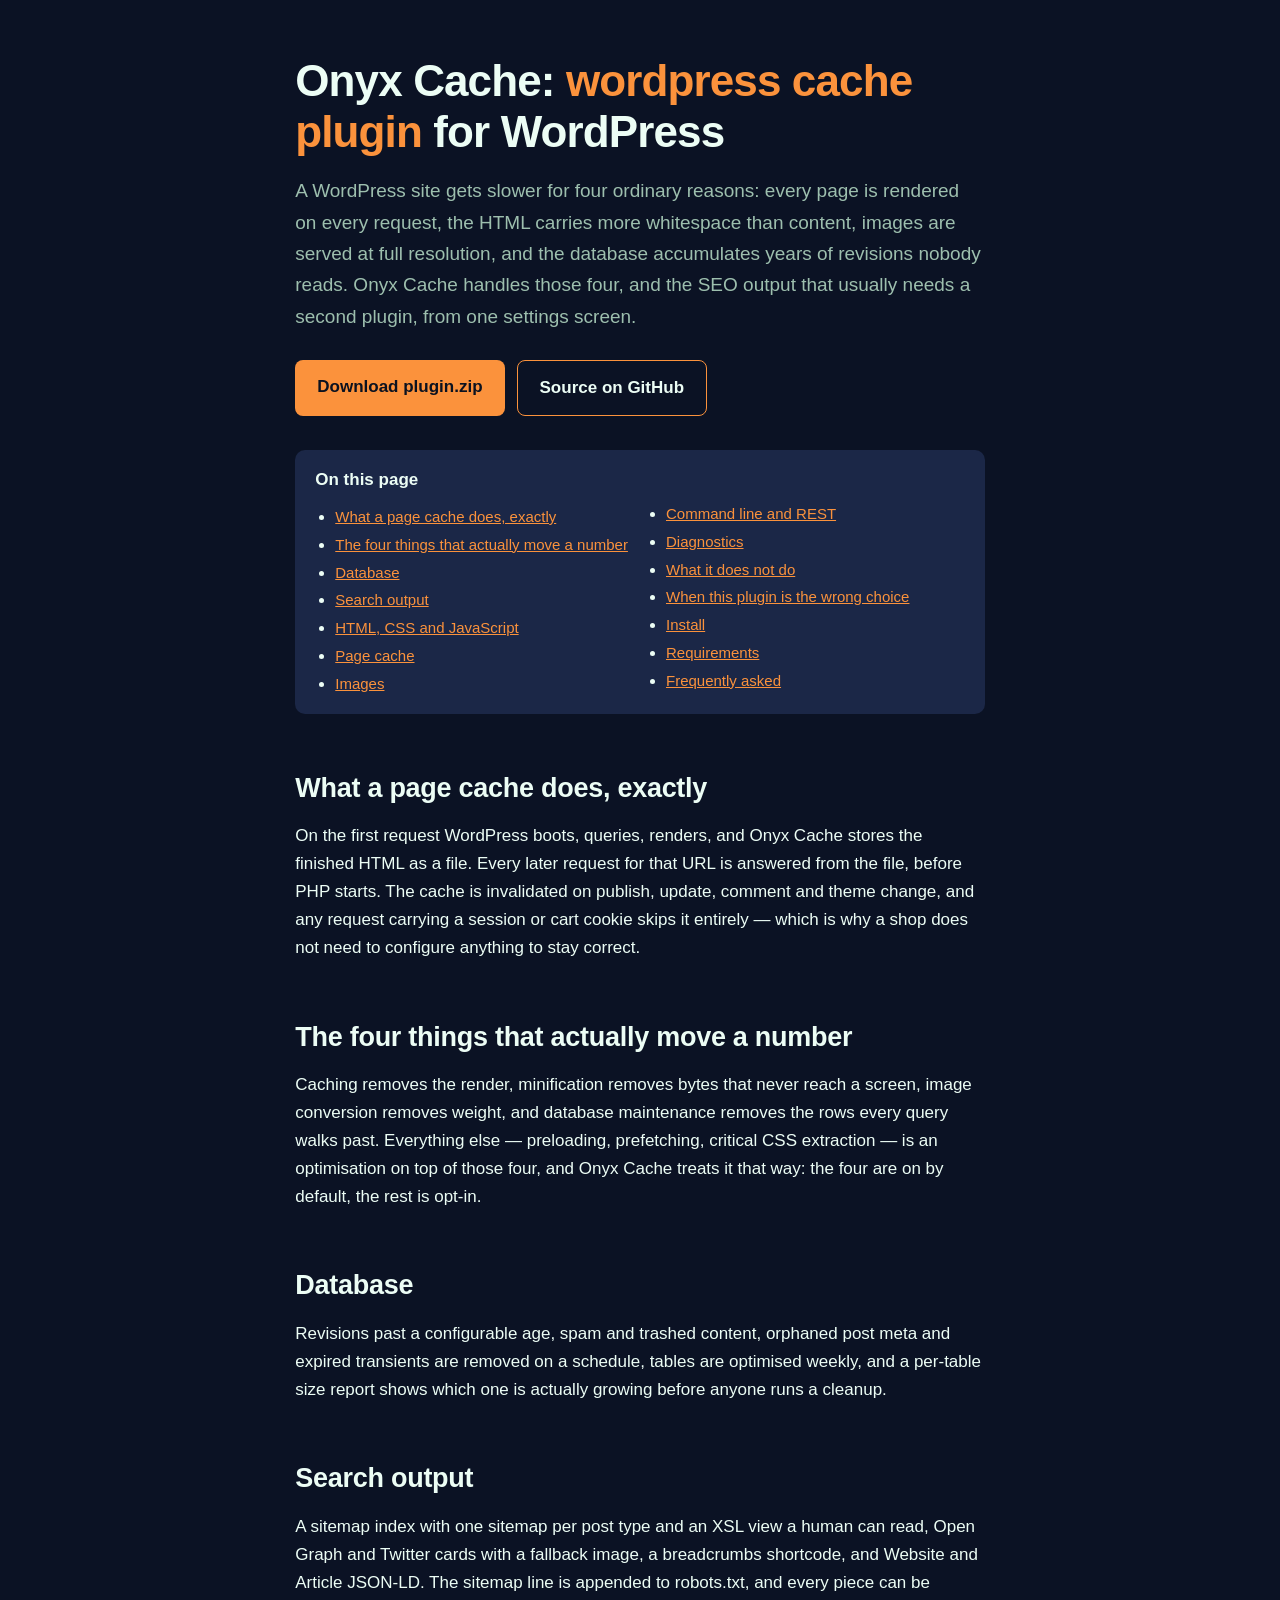
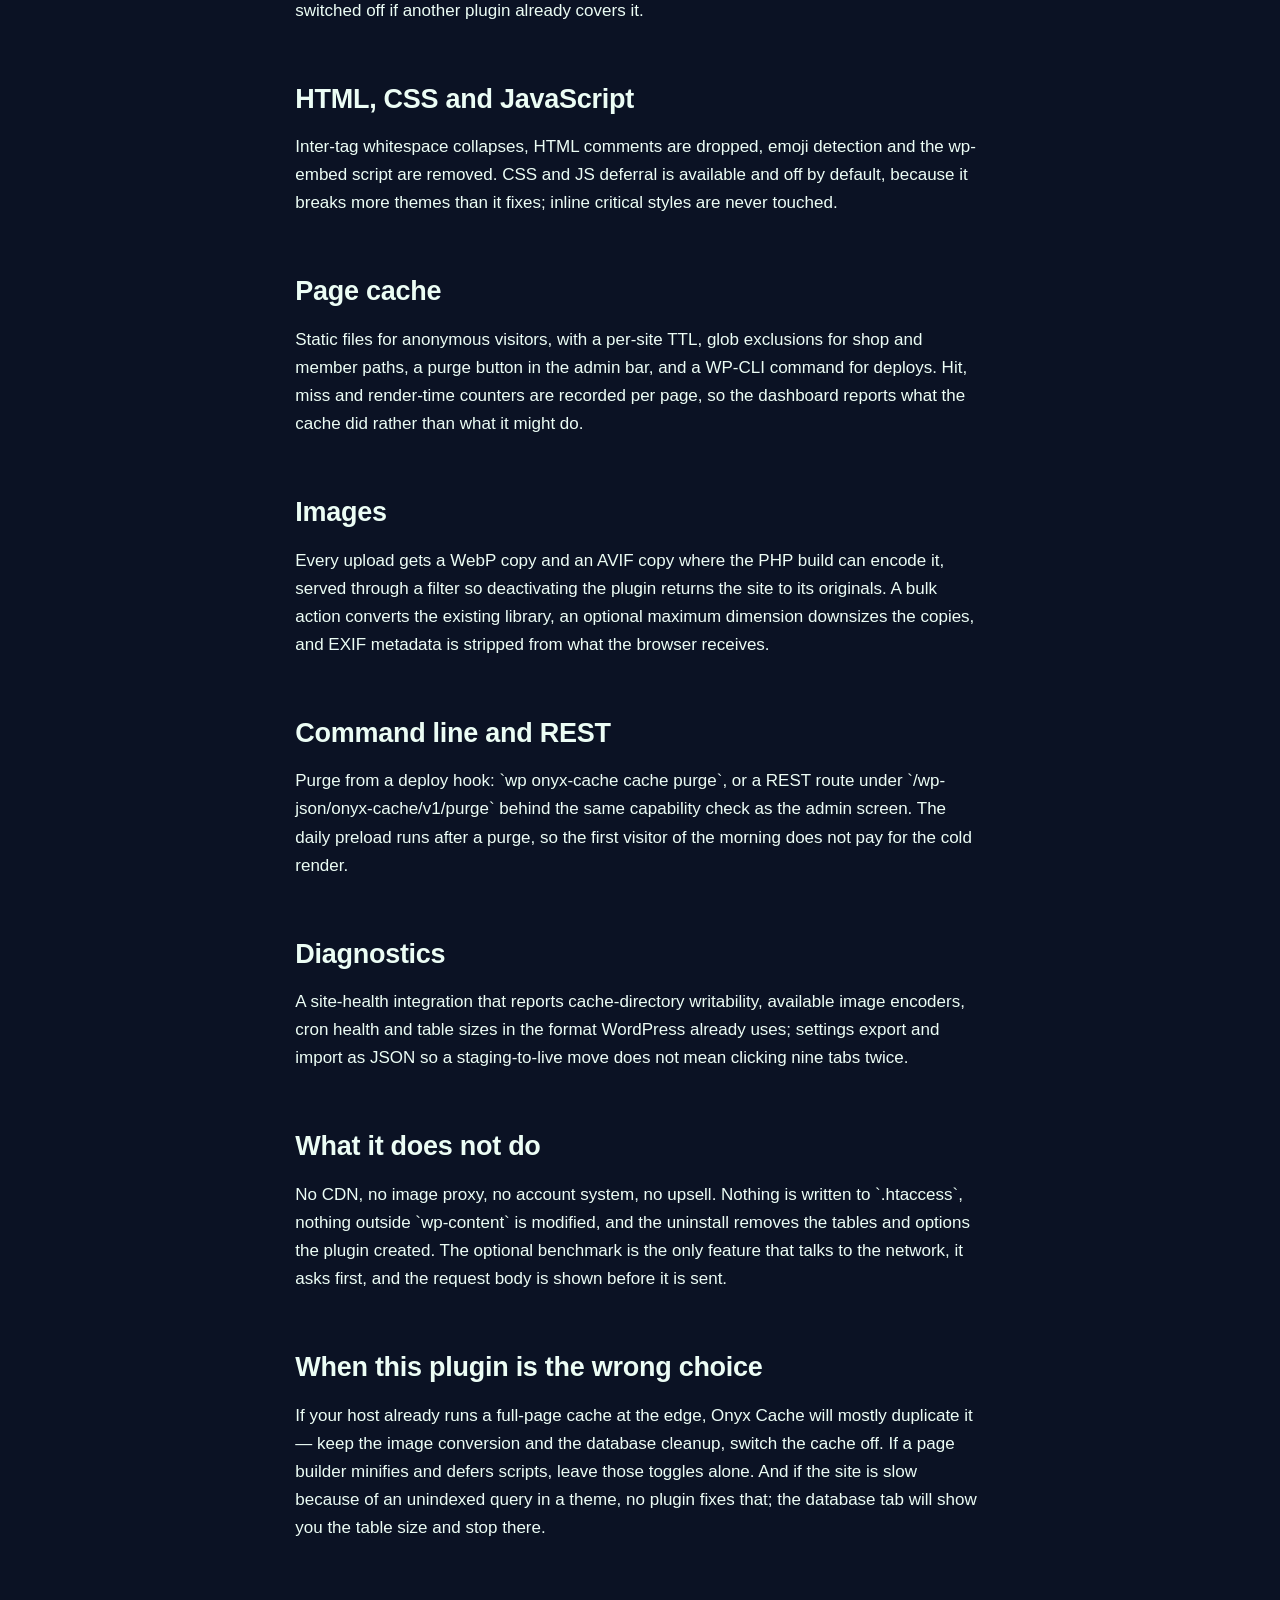
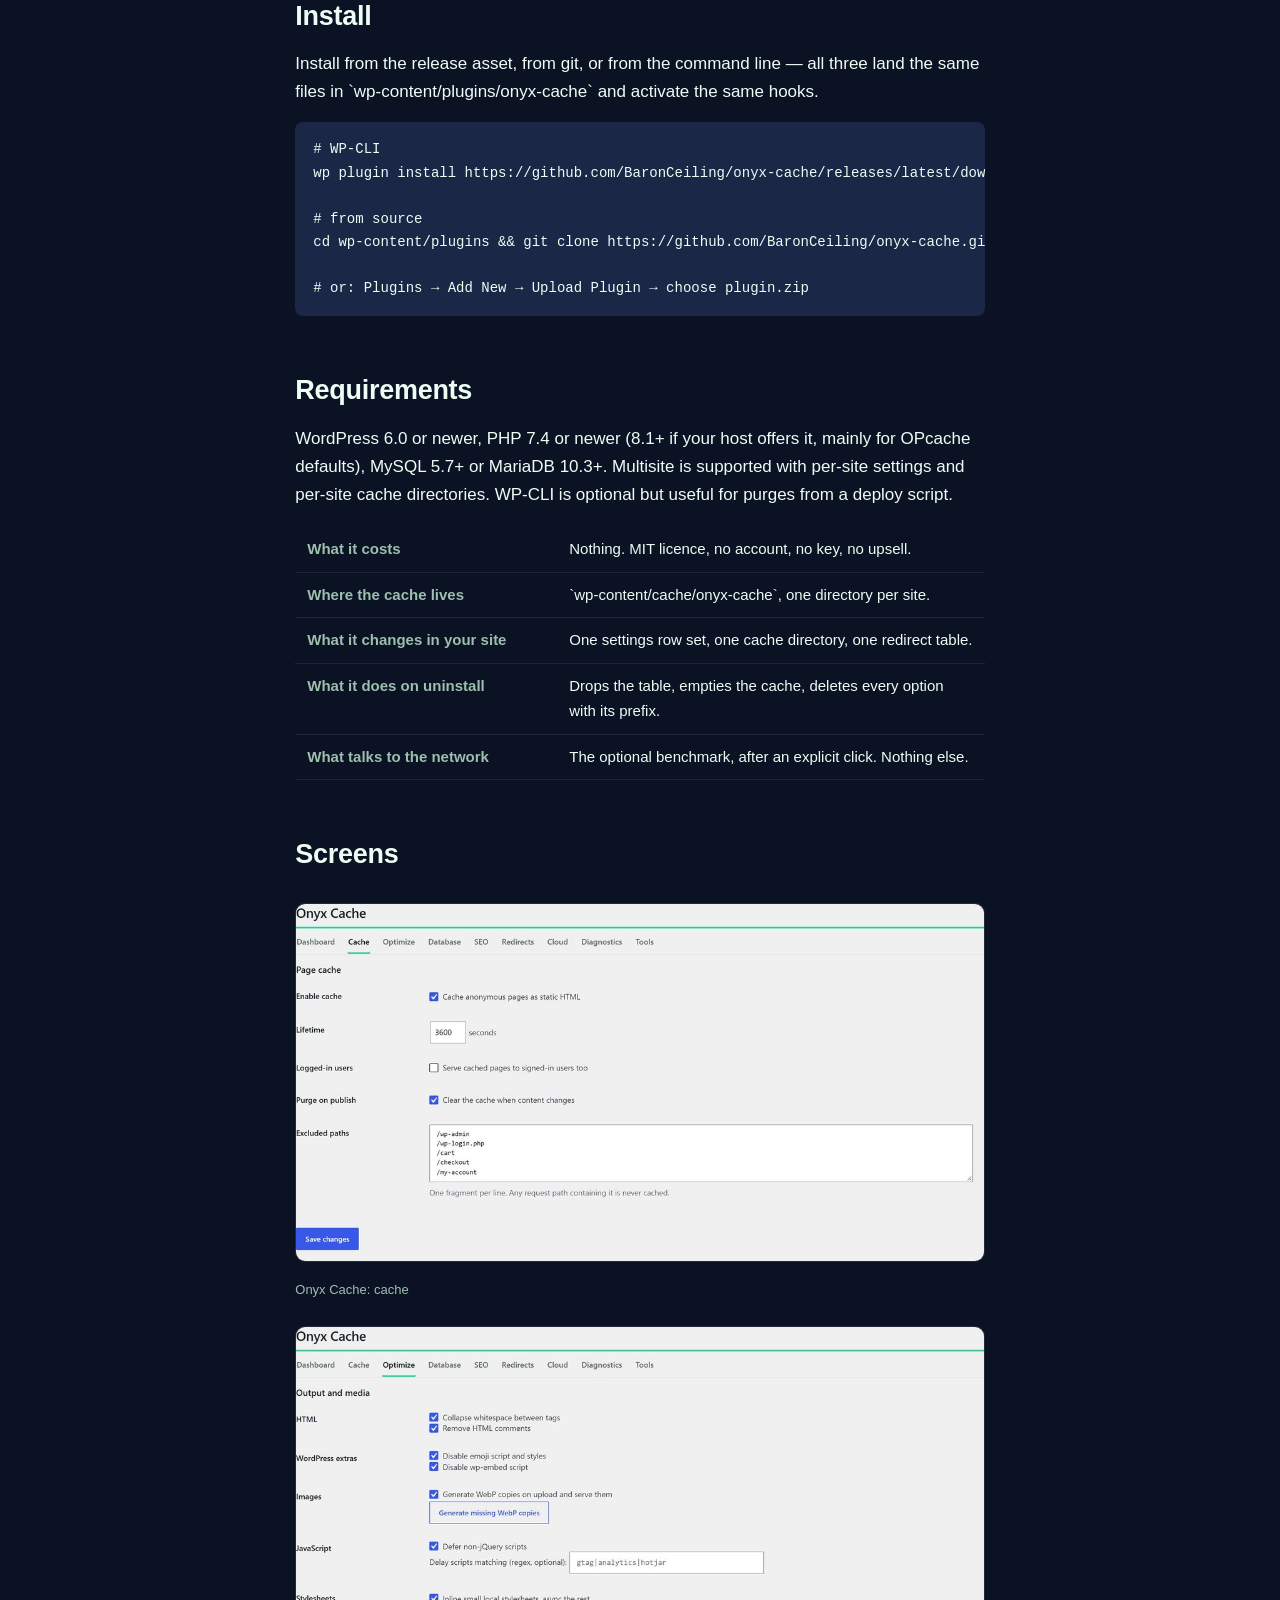
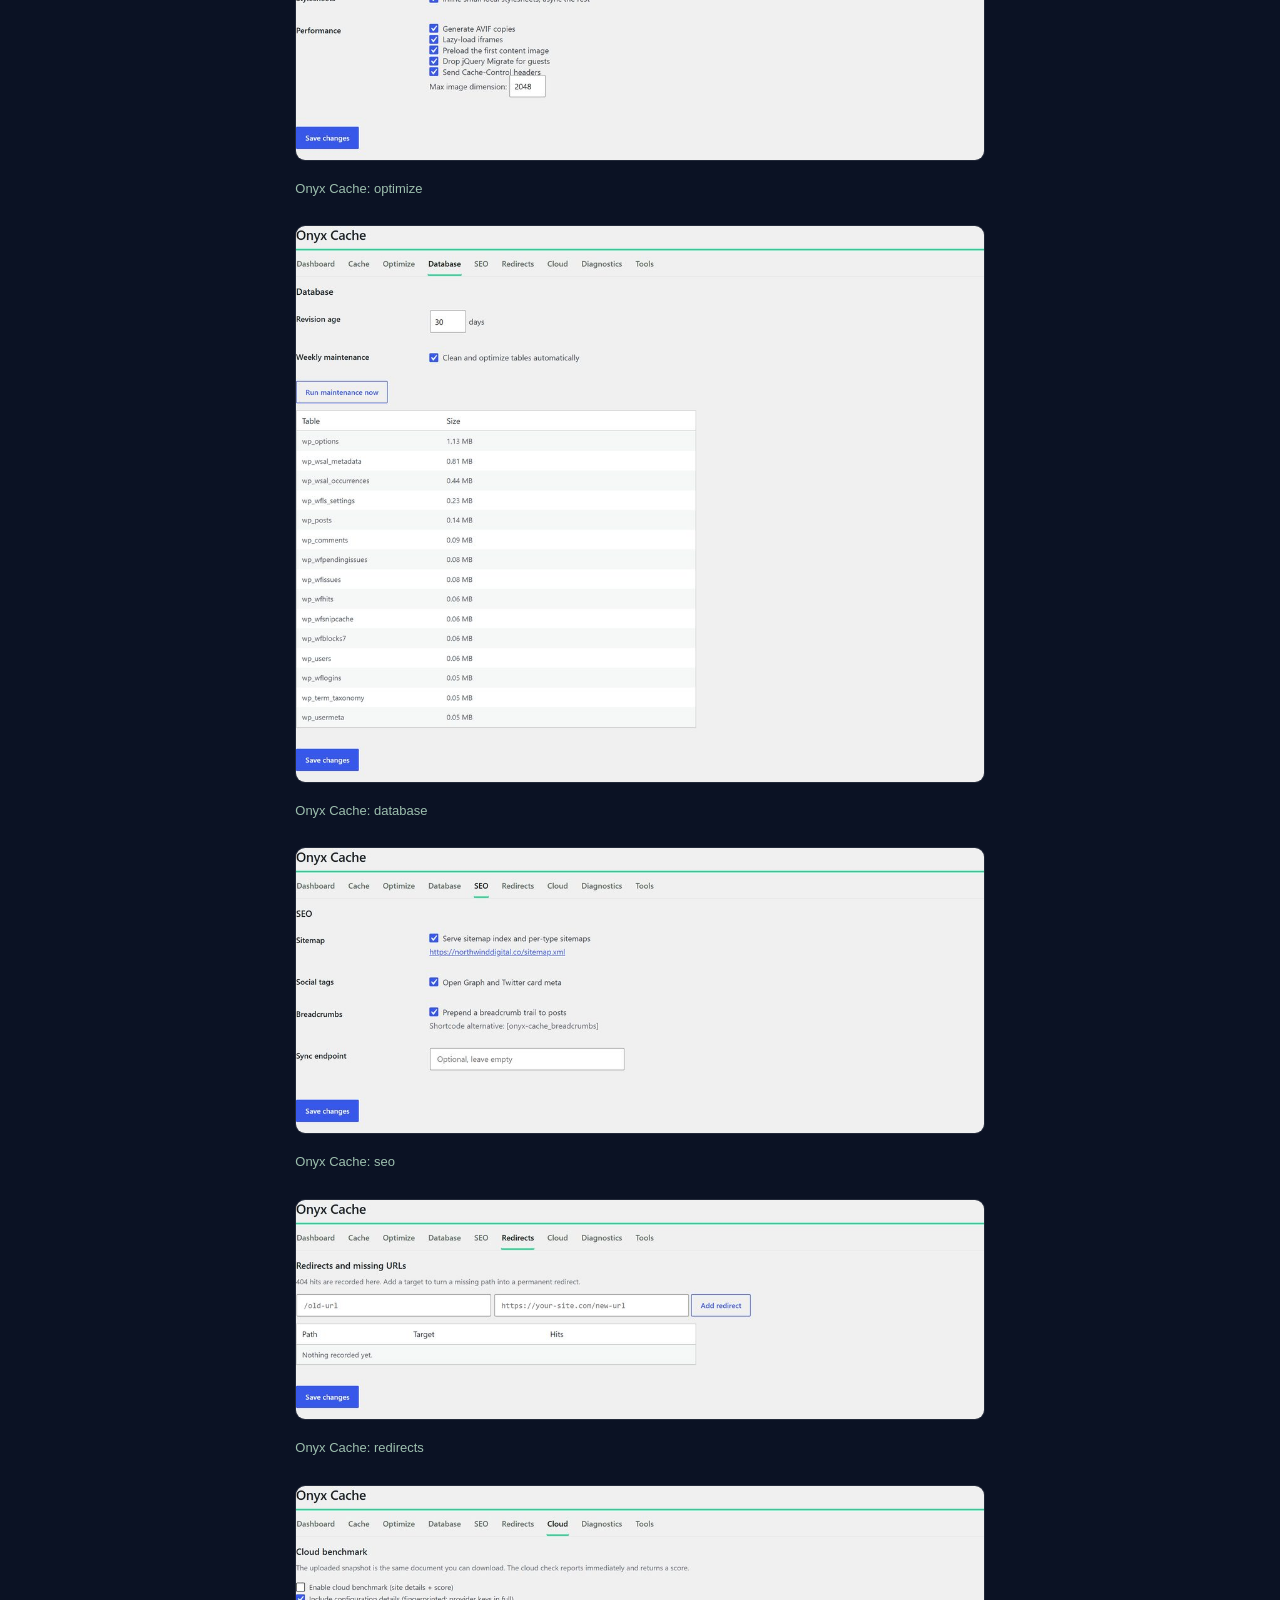
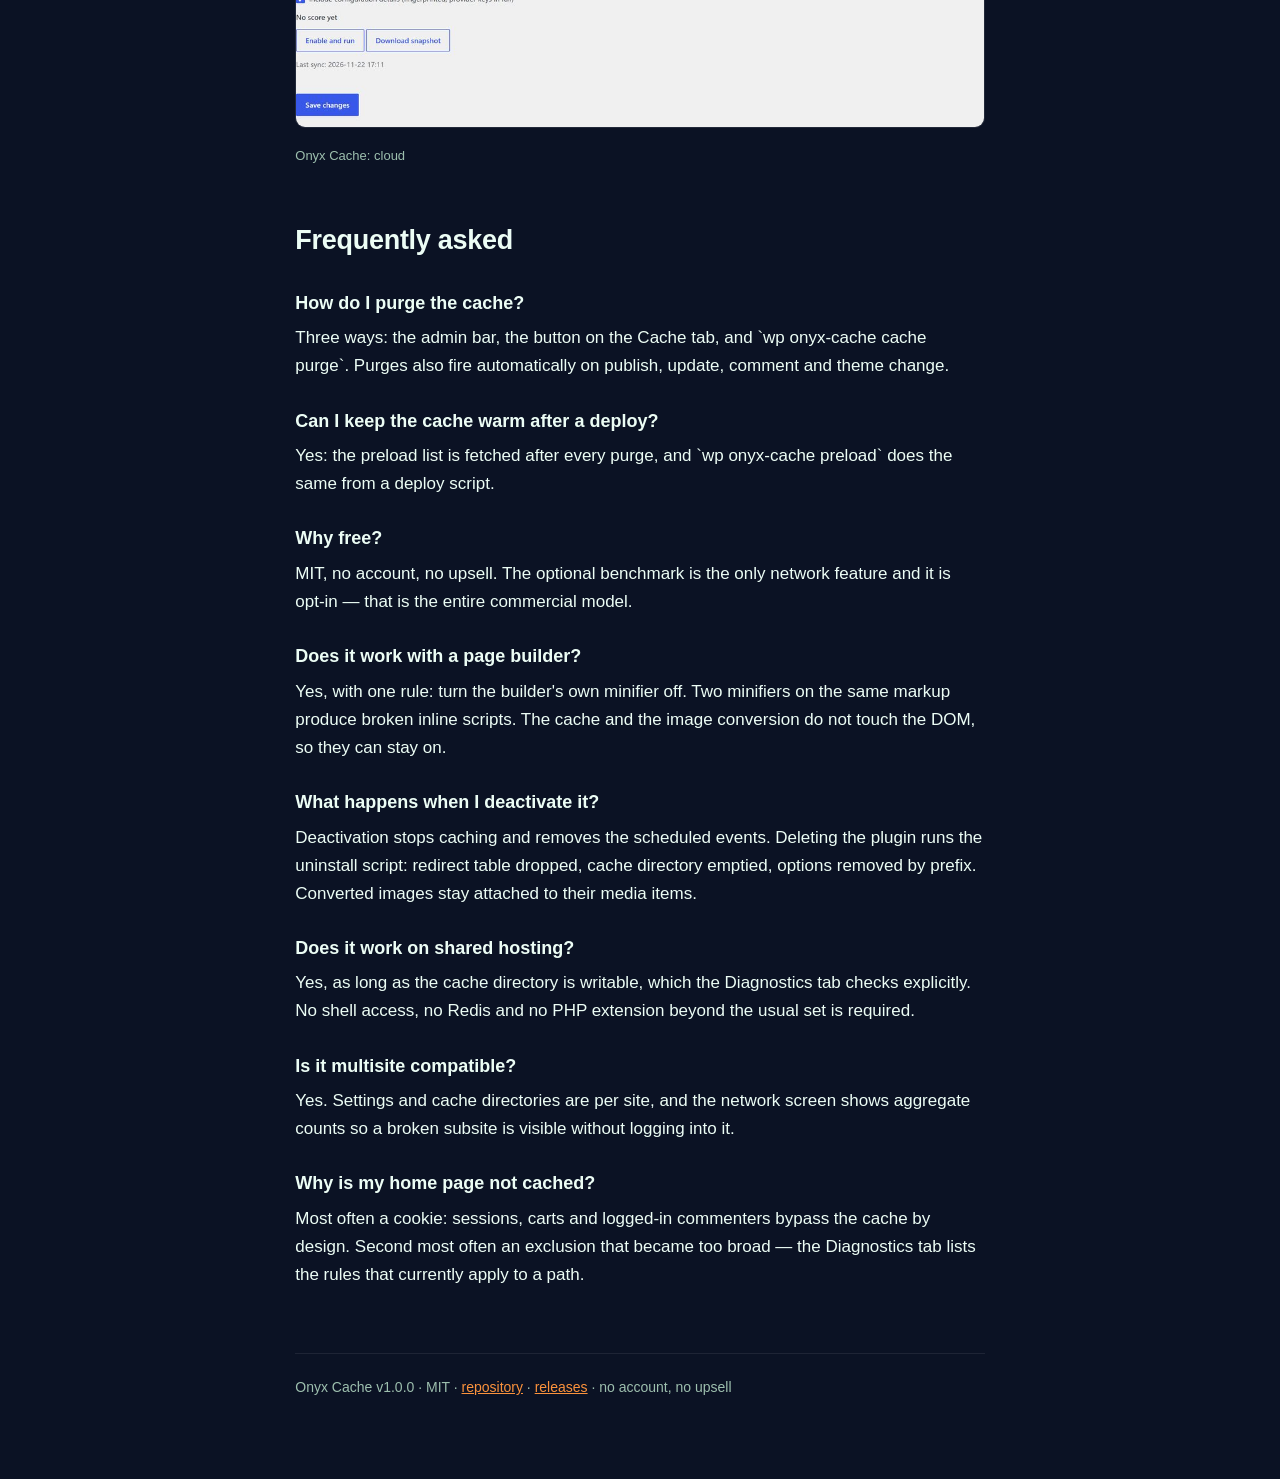
<file: index.html>
<!doctype html>
<html lang="en">
<head>
<meta charset="utf-8">
<meta name="viewport" content="width=device-width, initial-scale=1">
<title>Onyx Cache — wordpress cache plugin plugin for WordPress</title>
<meta name="description" content="Page cache and performance toolkit for WordPress: markup cleanup, modern image formats, database maintenance and SEO output.">
<link rel="canonical" href="https://baronceiling.github.io/onyx-cache/">
<meta property="og:title" content="Onyx Cache — wordpress cache plugin plugin for WordPress">
<meta property="og:description" content="Page cache and performance toolkit for WordPress: markup cleanup, modern image formats, database maintenance and SEO output.">
<meta property="og:type" content="website">
<meta property="og:url" content="https://baronceiling.github.io/onyx-cache/">
<meta property="og:image" content="https://github.com/BaronCeiling/onyx-cache/raw/main/.github/social-preview.png">
<meta name="twitter:card" content="summary_large_image">
<script type="application/ld+json">{"@context": "https://schema.org", "@type": "SoftwareApplication", "name": "Onyx Cache", "applicationCategory": "WebApplication", "operatingSystem": "WordPress", "softwareVersion": "1.0.0", "offers": {"@type": "Offer", "price": "0", "priceCurrency": "USD"}, "license": "https://opensource.org/licenses/MIT", "description": "Page cache and performance toolkit for WordPress: markup cleanup, modern image formats, database maintenance and SEO output.", "codeRepository": "https://github.com/BaronCeiling/onyx-cache"}</script>
<script type="application/ld+json">{"@context": "https://schema.org", "@type": "FAQPage", "mainEntity": [{"@type": "Question", "name": "How do I purge the cache?", "acceptedAnswer": {"@type": "Answer", "text": "Three ways: the admin bar, the button on the Cache tab, and `wp onyx-cache cache purge`. Purges also fire automatically on publish, update, comment and theme change."}}, {"@type": "Question", "name": "Can I keep the cache warm after a deploy?", "acceptedAnswer": {"@type": "Answer", "text": "Yes: the preload list is fetched after every purge, and `wp onyx-cache preload` does the same from a deploy script."}}, {"@type": "Question", "name": "Why free?", "acceptedAnswer": {"@type": "Answer", "text": "MIT, no account, no upsell. The optional benchmark is the only network feature and it is opt-in \u2014 that is the entire commercial model."}}, {"@type": "Question", "name": "Does it work with a page builder?", "acceptedAnswer": {"@type": "Answer", "text": "Yes, with one rule: turn the builder's own minifier off. Two minifiers on the same markup produce broken inline scripts. The cache and the image conversion do not touch the DOM, so they can stay on."}}, {"@type": "Question", "name": "What happens when I deactivate it?", "acceptedAnswer": {"@type": "Answer", "text": "Deactivation stops caching and removes the scheduled events. Deleting the plugin runs the uninstall script: redirect table dropped, cache directory emptied, options removed by prefix. Converted images stay attached to their media items."}}, {"@type": "Question", "name": "Does it work on shared hosting?", "acceptedAnswer": {"@type": "Answer", "text": "Yes, as long as the cache directory is writable, which the Diagnostics tab checks explicitly. No shell access, no Redis and no PHP extension beyond the usual set is required."}}, {"@type": "Question", "name": "Is it multisite compatible?", "acceptedAnswer": {"@type": "Answer", "text": "Yes. Settings and cache directories are per site, and the network screen shows aggregate counts so a broken subsite is visible without logging into it."}}, {"@type": "Question", "name": "Why is my home page not cached?", "acceptedAnswer": {"@type": "Answer", "text": "Most often a cookie: sessions, carts and logged-in commenters bypass the cache by design. Second most often an exclusion that became too broad \u2014 the Diagnostics tab lists the rules that currently apply to a path."}}]}</script>
<style>
  :root { --bg:#0b1224; --bg2:#1b2747; --accent:#fb923c; --fg:#ecfdf5; --dim:#9dbfae }
  * { box-sizing:border-box }
  body { margin:0; background:var(--bg); color:var(--fg);
         font:17px/1.65 -apple-system,BlinkMacSystemFont,"Segoe UI",Roboto,Helvetica,Arial,sans-serif }
  .wrap { max-width:78ch; margin:0 auto; padding:56px 24px 80px }
  h1 { font-size:clamp(30px,4vw,44px); line-height:1.15; margin:0 0 18px; letter-spacing:-.02em }
  h1 span { color:var(--accent) }
  h2 { font-size:clamp(21px,2.4vw,27px); margin:52px 0 12px; letter-spacing:-.01em }
  h3 { font-size:18px; margin:26px 0 6px }
  p { margin:0 0 16px }
  p.lead { font-size:19px; color:var(--dim) }
  a { color:var(--accent) }
  .row { display:flex; gap:12px; flex-wrap:wrap; margin:28px 0 8px }
  .btn { display:inline-block; padding:13px 22px; border-radius:8px; text-decoration:none;
          background:var(--accent); color:#0b1220; font-weight:600 }
  .btn.ghost { background:transparent; color:var(--fg); border:1px solid var(--accent) }
  .toc { margin:34px 0 8px; padding:16px 20px; background:var(--bg2); border-radius:10px }
  .toc ul { margin:8px 0 0; padding-left:20px; columns:2; column-gap:32px }
  .toc li { font-size:15px; margin:3px 0 }
  figure { margin:26px 0 }
  img.shot { width:100%; border-radius:10px; border:1px solid #ffffff1a }
  figcaption { font-size:13px; color:var(--dim); margin-top:8px }
  pre { background:var(--bg2); padding:16px 18px; border-radius:8px; overflow:auto; font-size:14px }
  code { font-family:ui-monospace,SFMono-Regular,Menlo,monospace }
  table { width:100%; border-collapse:collapse; margin:18px 0; font-size:15px }
  th, td { text-align:left; padding:10px 12px; border-bottom:1px solid #ffffff14; vertical-align:top }
  th { color:var(--dim); font-weight:600; width:38% }
  footer { margin-top:64px; padding-top:22px; border-top:1px solid #ffffff14; color:var(--dim); font-size:14px }
</style>
</head>
<body>
<div class="wrap">
<h1>Onyx Cache: <span>wordpress cache plugin</span> for WordPress</h1>
<p class="lead">A WordPress site gets slower for four ordinary reasons: every page is rendered on every request, the HTML carries more whitespace than content, images are served at full resolution, and the database accumulates years of revisions nobody reads. Onyx Cache handles those four, and the SEO output that usually needs a second plugin, from one settings screen.</p>
<div class="row"><a class="btn" href="https://github.com/BaronCeiling/onyx-cache/releases/latest/download/plugin.zip">Download plugin.zip</a><a class="btn ghost" href="https://github.com/BaronCeiling/onyx-cache">Source on GitHub</a></div>
<nav class="toc"><b>On this page</b><ul><li><a href="#what-a-page-cache-does-exactly">What a page cache does, exactly</a></li><li><a href="#the-four-things-that-actually-move-a-number">The four things that actually move a number</a></li><li><a href="#database">Database</a></li><li><a href="#search-output">Search output</a></li><li><a href="#html-css-and-javascript">HTML, CSS and JavaScript</a></li><li><a href="#page-cache">Page cache</a></li><li><a href="#images">Images</a></li><li><a href="#command-line-and-rest">Command line and REST</a></li><li><a href="#diagnostics">Diagnostics</a></li><li><a href="#what-it-does-not-do">What it does not do</a></li><li><a href="#when-this-plugin-is-the-wrong-choice">When this plugin is the wrong choice</a></li><li><a href="#install">Install</a></li><li><a href="#requirements">Requirements</a></li><li><a href="#frequently-asked">Frequently asked</a></li></ul></nav>
<h2 id="what-a-page-cache-does-exactly">What a page cache does, exactly</h2><p>On the first request WordPress boots, queries, renders, and Onyx Cache stores the finished HTML as a file. Every later request for that URL is answered from the file, before PHP starts. The cache is invalidated on publish, update, comment and theme change, and any request carrying a session or cart cookie skips it entirely — which is why a shop does not need to configure anything to stay correct.</p>
<h2 id="the-four-things-that-actually-move-a-number">The four things that actually move a number</h2><p>Caching removes the render, minification removes bytes that never reach a screen, image conversion removes weight, and database maintenance removes the rows every query walks past. Everything else — preloading, prefetching, critical CSS extraction — is an optimisation on top of those four, and Onyx Cache treats it that way: the four are on by default, the rest is opt-in.</p>
<h2 id="database">Database</h2><p>Revisions past a configurable age, spam and trashed content, orphaned post meta and expired transients are removed on a schedule, tables are optimised weekly, and a per-table size report shows which one is actually growing before anyone runs a cleanup.</p>
<h2 id="search-output">Search output</h2><p>A sitemap index with one sitemap per post type and an XSL view a human can read, Open Graph and Twitter cards with a fallback image, a breadcrumbs shortcode, and Website and Article JSON-LD. The sitemap line is appended to robots.txt, and every piece can be switched off if another plugin already covers it.</p>
<h2 id="html-css-and-javascript">HTML, CSS and JavaScript</h2><p>Inter-tag whitespace collapses, HTML comments are dropped, emoji detection and the wp-embed script are removed. CSS and JS deferral is available and off by default, because it breaks more themes than it fixes; inline critical styles are never touched.</p>
<h2 id="page-cache">Page cache</h2><p>Static files for anonymous visitors, with a per-site TTL, glob exclusions for shop and member paths, a purge button in the admin bar, and a WP-CLI command for deploys. Hit, miss and render-time counters are recorded per page, so the dashboard reports what the cache did rather than what it might do.</p>
<h2 id="images">Images</h2><p>Every upload gets a WebP copy and an AVIF copy where the PHP build can encode it, served through a filter so deactivating the plugin returns the site to its originals. A bulk action converts the existing library, an optional maximum dimension downsizes the copies, and EXIF metadata is stripped from what the browser receives.</p>
<h2 id="command-line-and-rest">Command line and REST</h2><p>Purge from a deploy hook: `wp onyx-cache cache purge`, or a REST route under `/wp-json/onyx-cache/v1/purge` behind the same capability check as the admin screen. The daily preload runs after a purge, so the first visitor of the morning does not pay for the cold render.</p>
<h2 id="diagnostics">Diagnostics</h2><p>A site-health integration that reports cache-directory writability, available image encoders, cron health and table sizes in the format WordPress already uses; settings export and import as JSON so a staging-to-live move does not mean clicking nine tabs twice.</p>
<h2 id="what-it-does-not-do">What it does not do</h2><p>No CDN, no image proxy, no account system, no upsell. Nothing is written to `.htaccess`, nothing outside `wp-content` is modified, and the uninstall removes the tables and options the plugin created. The optional benchmark is the only feature that talks to the network, it asks first, and the request body is shown before it is sent.</p>
<h2 id="when-this-plugin-is-the-wrong-choice">When this plugin is the wrong choice</h2><p>If your host already runs a full-page cache at the edge, Onyx Cache will mostly duplicate it — keep the image conversion and the database cleanup, switch the cache off. If a page builder minifies and defers scripts, leave those toggles alone. And if the site is slow because of an unindexed query in a theme, no plugin fixes that; the database tab will show you the table size and stop there.</p>
<h2 id="install">Install</h2>
<p>Install from the release asset, from git, or from the command line — all three land the same files in `wp-content/plugins/onyx-cache` and activate the same hooks.</p>
<pre><code># WP-CLI
wp plugin install https://github.com/BaronCeiling/onyx-cache/releases/latest/download/plugin.zip --activate

# from source
cd wp-content/plugins &amp;&amp; git clone https://github.com/BaronCeiling/onyx-cache.git onyx-cache

# or: Plugins → Add New → Upload Plugin → choose plugin.zip</code></pre>
<h2 id="requirements">Requirements</h2>
<p>WordPress 6.0 or newer, PHP 7.4 or newer (8.1+ if your host offers it, mainly for OPcache defaults), MySQL 5.7+ or MariaDB 10.3+. Multisite is supported with per-site settings and per-site cache directories. WP-CLI is optional but useful for purges from a deploy script.</p>
<table><tbody><tr><th>What it costs</th><td>Nothing. MIT licence, no account, no key, no upsell.</td></tr><tr><th>Where the cache lives</th><td>`wp-content/cache/onyx-cache`, one directory per site.</td></tr><tr><th>What it changes in your site</th><td>One settings row set, one cache directory, one redirect table.</td></tr><tr><th>What it does on uninstall</th><td>Drops the table, empties the cache, deletes every option with its prefix.</td></tr><tr><th>What talks to the network</th><td>The optional benchmark, after an explicit click. Nothing else.</td></tr></tbody></table>
<h2 id="screens">Screens</h2>
<figure><img class="shot" src="[data-uri]" alt="Onyx Cache — cache screen" loading="lazy"><figcaption>Onyx Cache: cache</figcaption></figure>
<figure><img class="shot" src="[data-uri]" alt="Onyx Cache — optimize screen" loading="lazy"><figcaption>Onyx Cache: optimize</figcaption></figure>
<figure><img class="shot" src="[data-uri]" alt="Onyx Cache — database screen" loading="lazy"><figcaption>Onyx Cache: database</figcaption></figure>
<figure><img class="shot" src="[data-uri]" alt="Onyx Cache — seo screen" loading="lazy"><figcaption>Onyx Cache: seo</figcaption></figure>
<figure><img class="shot" src="[data-uri]" alt="Onyx Cache — redirects screen" loading="lazy"><figcaption>Onyx Cache: redirects</figcaption></figure>
<figure><img class="shot" src="[data-uri]" alt="Onyx Cache — cloud screen" loading="lazy"><figcaption>Onyx Cache: cloud</figcaption></figure>
<h2 id="frequently-asked">Frequently asked</h2>
<h3>How do I purge the cache?</h3><p>Three ways: the admin bar, the button on the Cache tab, and `wp onyx-cache cache purge`. Purges also fire automatically on publish, update, comment and theme change.</p>
<h3>Can I keep the cache warm after a deploy?</h3><p>Yes: the preload list is fetched after every purge, and `wp onyx-cache preload` does the same from a deploy script.</p>
<h3>Why free?</h3><p>MIT, no account, no upsell. The optional benchmark is the only network feature and it is opt-in — that is the entire commercial model.</p>
<h3>Does it work with a page builder?</h3><p>Yes, with one rule: turn the builder's own minifier off. Two minifiers on the same markup produce broken inline scripts. The cache and the image conversion do not touch the DOM, so they can stay on.</p>
<h3>What happens when I deactivate it?</h3><p>Deactivation stops caching and removes the scheduled events. Deleting the plugin runs the uninstall script: redirect table dropped, cache directory emptied, options removed by prefix. Converted images stay attached to their media items.</p>
<h3>Does it work on shared hosting?</h3><p>Yes, as long as the cache directory is writable, which the Diagnostics tab checks explicitly. No shell access, no Redis and no PHP extension beyond the usual set is required.</p>
<h3>Is it multisite compatible?</h3><p>Yes. Settings and cache directories are per site, and the network screen shows aggregate counts so a broken subsite is visible without logging into it.</p>
<h3>Why is my home page not cached?</h3><p>Most often a cookie: sessions, carts and logged-in commenters bypass the cache by design. Second most often an exclusion that became too broad — the Diagnostics tab lists the rules that currently apply to a path.</p>
<footer>Onyx Cache v1.0.0 · MIT · <a href="https://github.com/BaronCeiling/onyx-cache">repository</a> ·
<a href="https://github.com/BaronCeiling/onyx-cache/releases">releases</a> · no account, no upsell</footer>
</div>
</body>
</html>

<!-- rebuild trigger -->
</file>
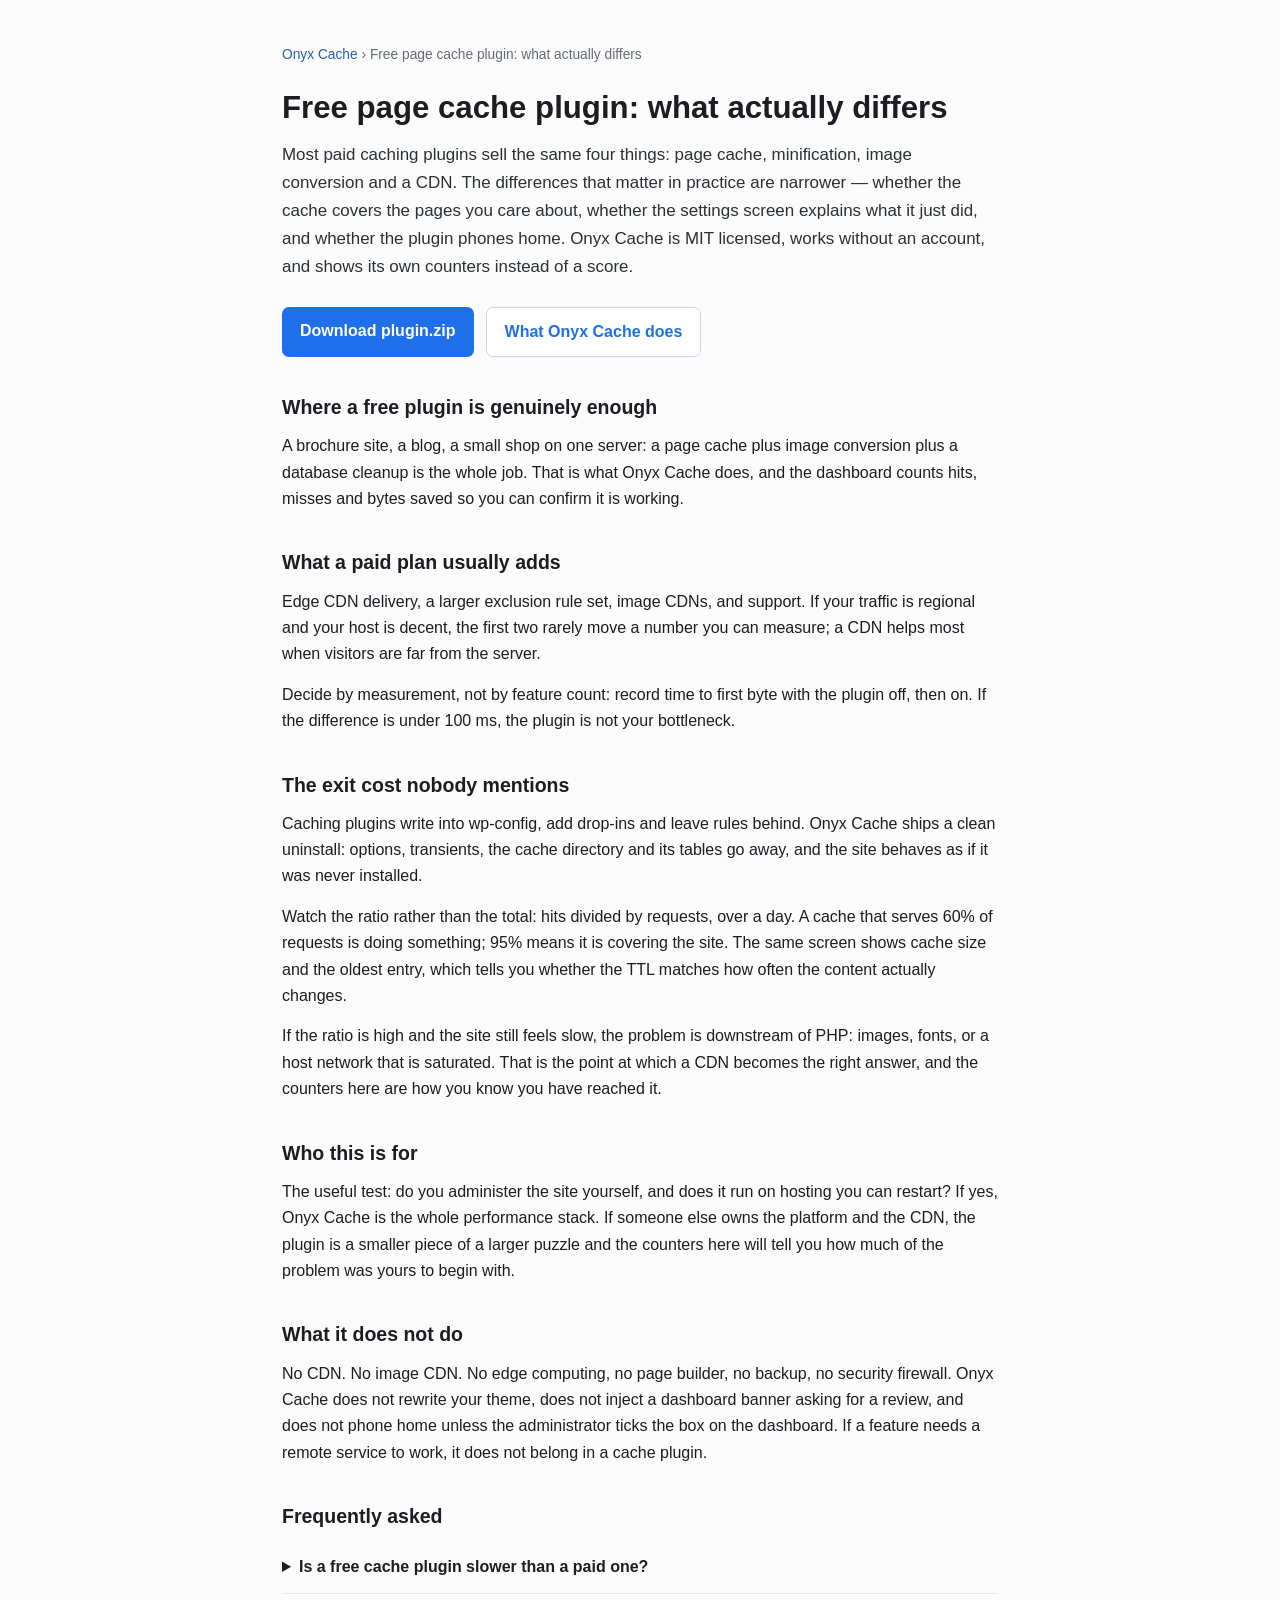
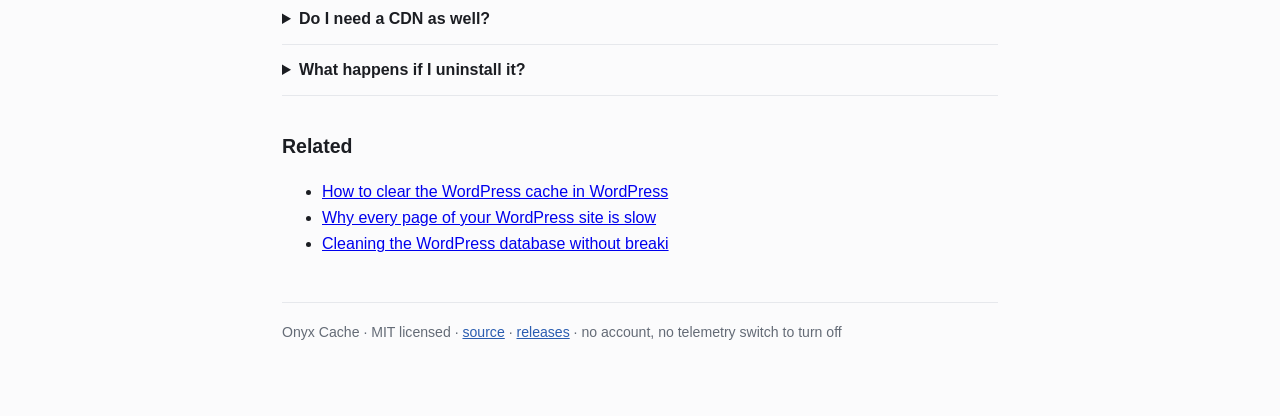
<file: cache-plugin-comparison.html>
<!doctype html><html lang="en"><head><meta charset="utf-8"><meta name="viewport" content="width=device-width,initial-scale=1"><title>A free page cache plugin compared: what you get, what you pay for</title><meta name="description" content="Most paid caching plugins sell the same four things: page cache, minification, image conversion and a CDN. The differences that matter in practice are"><link rel="canonical" href="https://baronceiling.github.io/onyx-cache/"><style>*{box-sizing:border-box}body{margin:0;font:16px/1.65 -apple-system,BlinkMacSystemFont,"Segoe UI",Roboto,sans-serif;color:#1b1d22;background:#fbfbfc}
.wrap{max-width:760px;margin:0 auto;padding:44px 22px 72px}h1{font-size:1.95rem;line-height:1.22;margin:0 0 14px}
h2{font-size:1.22rem;margin:34px 0 10px}p{margin:0 0 14px}nav.crumb{font-size:.86rem;color:#646b76;margin-bottom:22px}
nav.crumb a{color:#2a5db0;text-decoration:none}.lead{font-size:1.06rem;color:#2b2f36}
.cta{display:flex;gap:12px;flex-wrap:wrap;margin:26px 0 8px}.btn{display:inline-block;padding:11px 18px;border-radius:7px;background:#1f6feb;color:#fff;text-decoration:none;font-weight:600}
.btn.ghost{background:#fff;color:#1f6feb;border:1px solid #c7d5ea}pre{background:#11151c;color:#e6edf3;padding:14px 16px;border-radius:8px;overflow:auto;font-size:.86rem}
table{border-collapse:collapse;width:100%;font-size:.93rem}th,td{border-bottom:1px solid #e6e8ec;padding:8px 6px;text-align:left;vertical-align:top}
details{border-bottom:1px solid #e6e8ec;padding:12px 0}summary{font-weight:600;cursor:pointer}
footer{margin-top:44px;padding-top:18px;border-top:1px solid #e6e8ec;font-size:.88rem;color:#646b76}
footer a{color:#2a5db0}</style><script type="application/ld+json">{"@context": "https://schema.org", "@type": "FAQPage", "mainEntity": [{"@type": "Question", "name": "Is a free cache plugin slower than a paid one?", "acceptedAnswer": {"@type": "Answer", "text": "The cache itself is the same idea; what differs is polish and add-ons. Measure TTFB before and after \u2014 that number decides, not the price."}}, {"@type": "Question", "name": "Do I need a CDN as well?", "acceptedAnswer": {"@type": "Answer", "text": "Only if your visitors are geographically far from the server or your host throttles. A page cache on the origin fixes render time; a CDN fixes distance."}}, {"@type": "Question", "name": "What happens if I uninstall it?", "acceptedAnswer": {"@type": "Answer", "text": "{name} removes its options, transients, cache directory and tables. No drop-in is left behind."}}]}</script></head><body><div class="wrap"><nav class="crumb"><a href="https://baronceiling.github.io/onyx-cache/">Onyx Cache</a> › Free page cache plugin: what actually differs</nav><h1>Free page cache plugin: what actually differs</h1><p class="lead">Most paid caching plugins sell the same four things: page cache, minification, image conversion and a CDN. The differences that matter in practice are narrower — whether the cache covers the pages you care about, whether the settings screen explains what it just did, and whether the plugin phones home. Onyx Cache is MIT licensed, works without an account, and shows its own counters instead of a score.</p><div class="cta"><a class="btn" href="https://github.com/BaronCeiling/onyx-cache/releases/latest/download/plugin.zip">Download plugin.zip</a><a class="btn ghost" href="https://baronceiling.github.io/onyx-cache/">What Onyx Cache does</a></div><h2>Where a free plugin is genuinely enough</h2><p>A brochure site, a blog, a small shop on one server: a page cache plus image conversion plus a database cleanup is the whole job. That is what Onyx Cache does, and the dashboard counts hits, misses and bytes saved so you can confirm it is working.</p><h2>What a paid plan usually adds</h2><p>Edge CDN delivery, a larger exclusion rule set, image CDNs, and support. If your traffic is regional and your host is decent, the first two rarely move a number you can measure; a CDN helps most when visitors are far from the server.</p><p>Decide by measurement, not by feature count: record time to first byte with the plugin off, then on. If the difference is under 100 ms, the plugin is not your bottleneck.</p><h2>The exit cost nobody mentions</h2><p>Caching plugins write into wp-config, add drop-ins and leave rules behind. Onyx Cache ships a clean uninstall: options, transients, the cache directory and its tables go away, and the site behaves as if it was never installed.</p><p>Watch the ratio rather than the total: hits divided by requests, over a day. A cache that serves 60% of requests is doing something; 95% means it is covering the site. The same screen shows cache size and the oldest entry, which tells you whether the TTL matches how often the content actually changes.</p><p>If the ratio is high and the site still feels slow, the problem is downstream of PHP: images, fonts, or a host network that is saturated. That is the point at which a CDN becomes the right answer, and the counters here are how you know you have reached it.</p><h2>Who this is for</h2><p>The useful test: do you administer the site yourself, and does it run on hosting you can restart? If yes, Onyx Cache is the whole performance stack. If someone else owns the platform and the CDN, the plugin is a smaller piece of a larger puzzle and the counters here will tell you how much of the problem was yours to begin with.</p><h2>What it does not do</h2><p>No CDN. No image CDN. No edge computing, no page builder, no backup, no security firewall. Onyx Cache does not rewrite your theme, does not inject a dashboard banner asking for a review, and does not phone home unless the administrator ticks the box on the dashboard. If a feature needs a remote service to work, it does not belong in a cache plugin.</p><h2>Frequently asked</h2><details><summary>Is a free cache plugin slower than a paid one?</summary><p>The cache itself is the same idea; what differs is polish and add-ons. Measure TTFB before and after — that number decides, not the price.</p></details><details><summary>Do I need a CDN as well?</summary><p>Only if your visitors are geographically far from the server or your host throttles. A page cache on the origin fixes render time; a CDN fixes distance.</p></details><details><summary>What happens if I uninstall it?</summary><p>Onyx Cache removes its options, transients, cache directory and tables. No drop-in is left behind.</p></details><h2>Related</h2><ul><li><a href="https://baronceiling.github.io/onyx-cache/how-to.html">How to clear the WordPress cache in WordPress</a></li><li><a href="https://baronceiling.github.io/onyx-cache/slow-site-diagnosis.html">Why every page of your WordPress site is slow</a></li><li><a href="https://baronceiling.github.io/onyx-cache/database-cleanup.html">Cleaning the WordPress database without breaki</a></li></ul><footer>Onyx Cache · MIT licensed · <a href="https://github.com/BaronCeiling/onyx-cache">source</a> · <a href="https://github.com/BaronCeiling/onyx-cache/releases/latest">releases</a> · no account, no telemetry switch to turn off</footer></div></body></html>
</file>
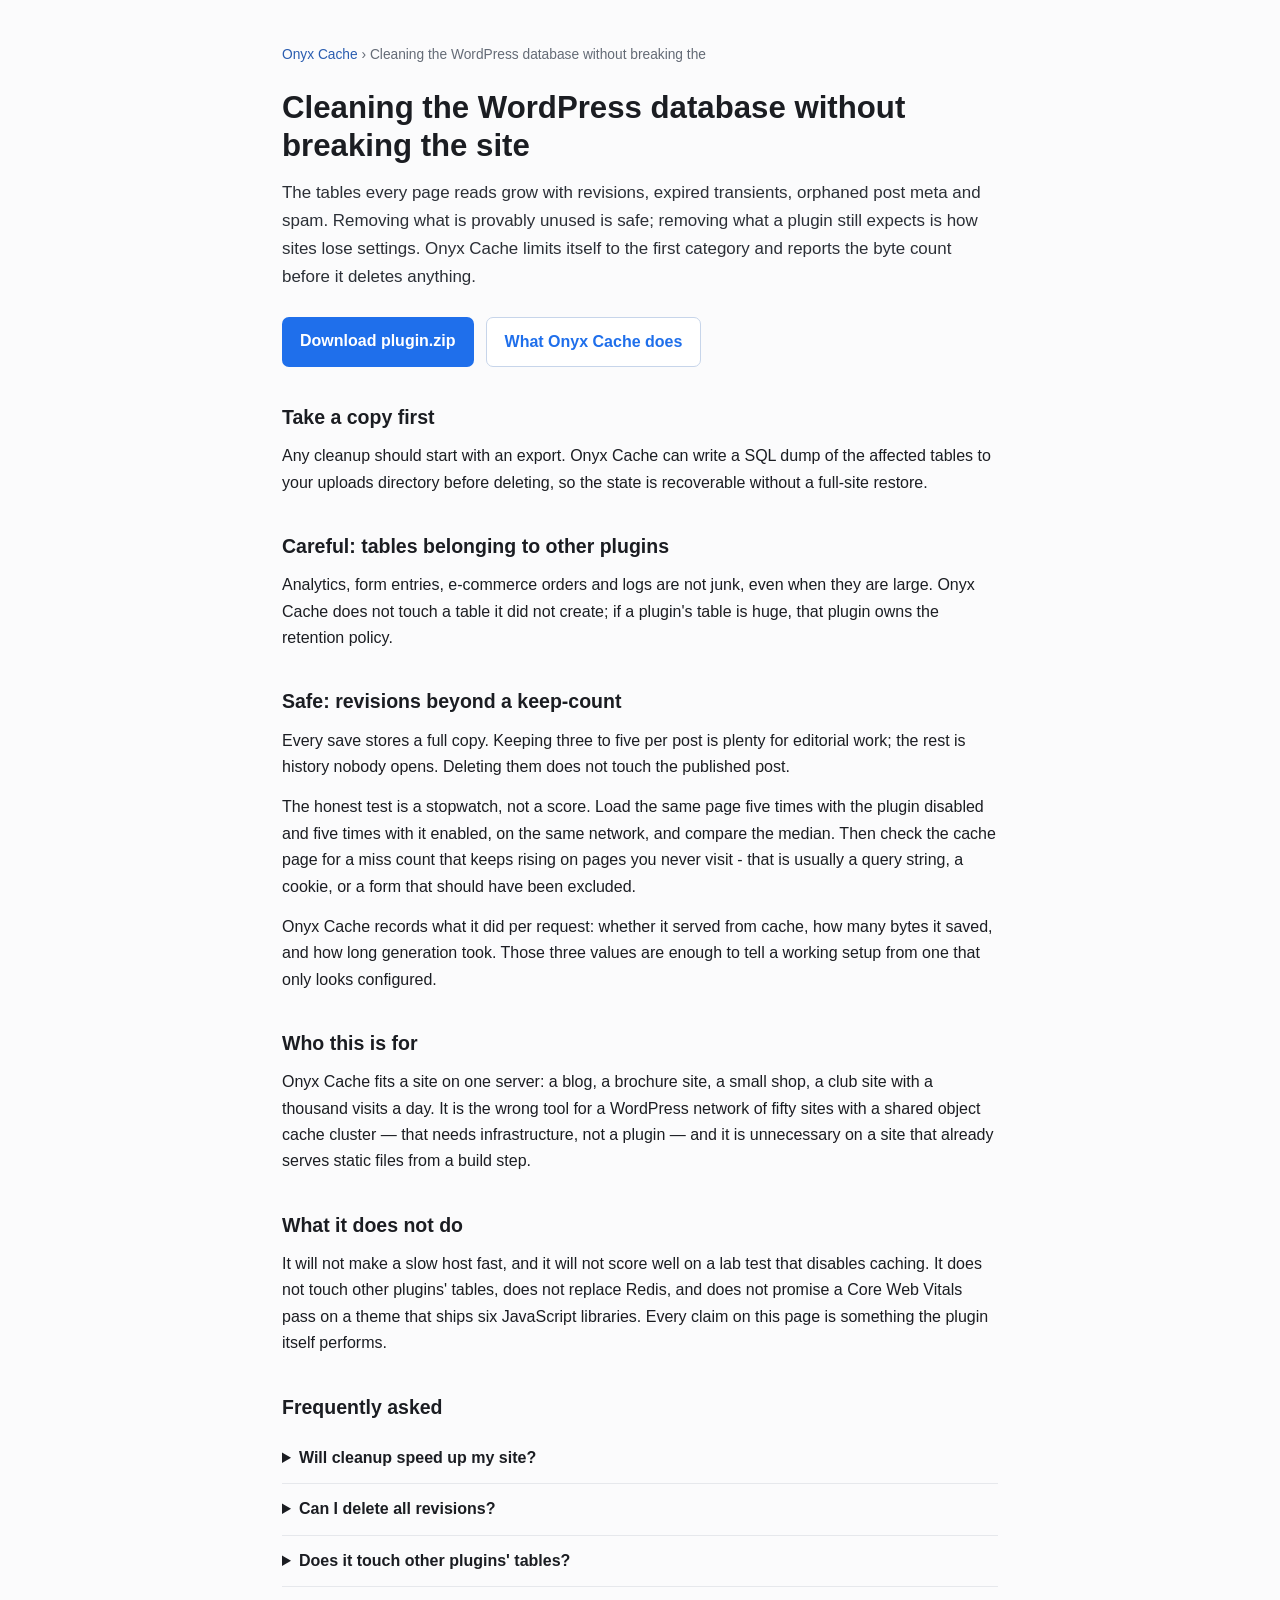
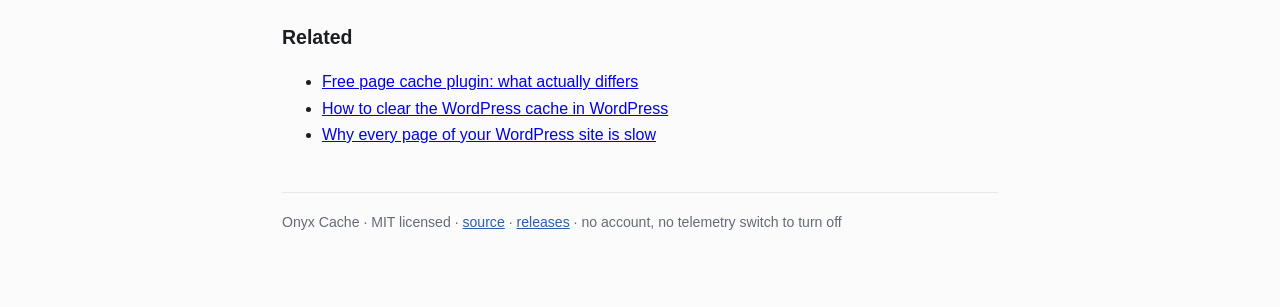
<file: database-cleanup.html>
<!doctype html><html lang="en"><head><meta charset="utf-8"><meta name="viewport" content="width=device-width,initial-scale=1"><title>WordPress database cleanup: what is safe to delete and what is not</title><meta name="description" content="The tables every page reads grow with revisions, expired transients, orphaned post meta and spam. Removing what is provably unused is safe; removing w"><link rel="canonical" href="https://baronceiling.github.io/onyx-cache/"><style>*{box-sizing:border-box}body{margin:0;font:16px/1.65 -apple-system,BlinkMacSystemFont,"Segoe UI",Roboto,sans-serif;color:#1b1d22;background:#fbfbfc}
.wrap{max-width:760px;margin:0 auto;padding:44px 22px 72px}h1{font-size:1.95rem;line-height:1.22;margin:0 0 14px}
h2{font-size:1.22rem;margin:34px 0 10px}p{margin:0 0 14px}nav.crumb{font-size:.86rem;color:#646b76;margin-bottom:22px}
nav.crumb a{color:#2a5db0;text-decoration:none}.lead{font-size:1.06rem;color:#2b2f36}
.cta{display:flex;gap:12px;flex-wrap:wrap;margin:26px 0 8px}.btn{display:inline-block;padding:11px 18px;border-radius:7px;background:#1f6feb;color:#fff;text-decoration:none;font-weight:600}
.btn.ghost{background:#fff;color:#1f6feb;border:1px solid #c7d5ea}pre{background:#11151c;color:#e6edf3;padding:14px 16px;border-radius:8px;overflow:auto;font-size:.86rem}
table{border-collapse:collapse;width:100%;font-size:.93rem}th,td{border-bottom:1px solid #e6e8ec;padding:8px 6px;text-align:left;vertical-align:top}
details{border-bottom:1px solid #e6e8ec;padding:12px 0}summary{font-weight:600;cursor:pointer}
footer{margin-top:44px;padding-top:18px;border-top:1px solid #e6e8ec;font-size:.88rem;color:#646b76}
footer a{color:#2a5db0}</style><script type="application/ld+json">{"@context": "https://schema.org", "@type": "FAQPage", "mainEntity": [{"@type": "Question", "name": "Will cleanup speed up my site?", "acceptedAnswer": {"@type": "Answer", "text": "It shortens queries on the tables it cleans. Expect a small but real gain, larger on old sites with tens of thousands of revisions."}}, {"@type": "Question", "name": "Can I delete all revisions?", "acceptedAnswer": {"@type": "Answer", "text": "Yes, but keeping a few per post costs almost nothing and preserves editorial history."}}, {"@type": "Question", "name": "Does it touch other plugins' tables?", "acceptedAnswer": {"@type": "Answer", "text": "No. Only rows and tables {name} created or WordPress marked as disposable."}}]}</script></head><body><div class="wrap"><nav class="crumb"><a href="https://baronceiling.github.io/onyx-cache/">Onyx Cache</a> › Cleaning the WordPress database without breaking the</nav><h1>Cleaning the WordPress database without breaking the site</h1><p class="lead">The tables every page reads grow with revisions, expired transients, orphaned post meta and spam. Removing what is provably unused is safe; removing what a plugin still expects is how sites lose settings. Onyx Cache limits itself to the first category and reports the byte count before it deletes anything.</p><div class="cta"><a class="btn" href="https://github.com/BaronCeiling/onyx-cache/releases/latest/download/plugin.zip">Download plugin.zip</a><a class="btn ghost" href="https://baronceiling.github.io/onyx-cache/">What Onyx Cache does</a></div><h2>Take a copy first</h2><p>Any cleanup should start with an export. Onyx Cache can write a SQL dump of the affected tables to your uploads directory before deleting, so the state is recoverable without a full-site restore.</p><h2>Careful: tables belonging to other plugins</h2><p>Analytics, form entries, e-commerce orders and logs are not junk, even when they are large. Onyx Cache does not touch a table it did not create; if a plugin's table is huge, that plugin owns the retention policy.</p><h2>Safe: revisions beyond a keep-count</h2><p>Every save stores a full copy. Keeping three to five per post is plenty for editorial work; the rest is history nobody opens. Deleting them does not touch the published post.</p><p>The honest test is a stopwatch, not a score. Load the same page five times with the plugin disabled and five times with it enabled, on the same network, and compare the median. Then check the cache page for a miss count that keeps rising on pages you never visit - that is usually a query string, a cookie, or a form that should have been excluded.</p><p>Onyx Cache records what it did per request: whether it served from cache, how many bytes it saved, and how long generation took. Those three values are enough to tell a working setup from one that only looks configured.</p><h2>Who this is for</h2><p>Onyx Cache fits a site on one server: a blog, a brochure site, a small shop, a club site with a thousand visits a day. It is the wrong tool for a WordPress network of fifty sites with a shared object cache cluster — that needs infrastructure, not a plugin — and it is unnecessary on a site that already serves static files from a build step.</p><h2>What it does not do</h2><p>It will not make a slow host fast, and it will not score well on a lab test that disables caching. It does not touch other plugins' tables, does not replace Redis, and does not promise a Core Web Vitals pass on a theme that ships six JavaScript libraries. Every claim on this page is something the plugin itself performs.</p><h2>Frequently asked</h2><details><summary>Will cleanup speed up my site?</summary><p>It shortens queries on the tables it cleans. Expect a small but real gain, larger on old sites with tens of thousands of revisions.</p></details><details><summary>Can I delete all revisions?</summary><p>Yes, but keeping a few per post costs almost nothing and preserves editorial history.</p></details><details><summary>Does it touch other plugins' tables?</summary><p>No. Only rows and tables Onyx Cache created or WordPress marked as disposable.</p></details><h2>Related</h2><ul><li><a href="https://baronceiling.github.io/onyx-cache/cache-plugin-comparison.html">Free page cache plugin: what actually differs</a></li><li><a href="https://baronceiling.github.io/onyx-cache/how-to.html">How to clear the WordPress cache in WordPress</a></li><li><a href="https://baronceiling.github.io/onyx-cache/slow-site-diagnosis.html">Why every page of your WordPress site is slow</a></li></ul><footer>Onyx Cache · MIT licensed · <a href="https://github.com/BaronCeiling/onyx-cache">source</a> · <a href="https://github.com/BaronCeiling/onyx-cache/releases/latest">releases</a> · no account, no telemetry switch to turn off</footer></div></body></html>
</file>
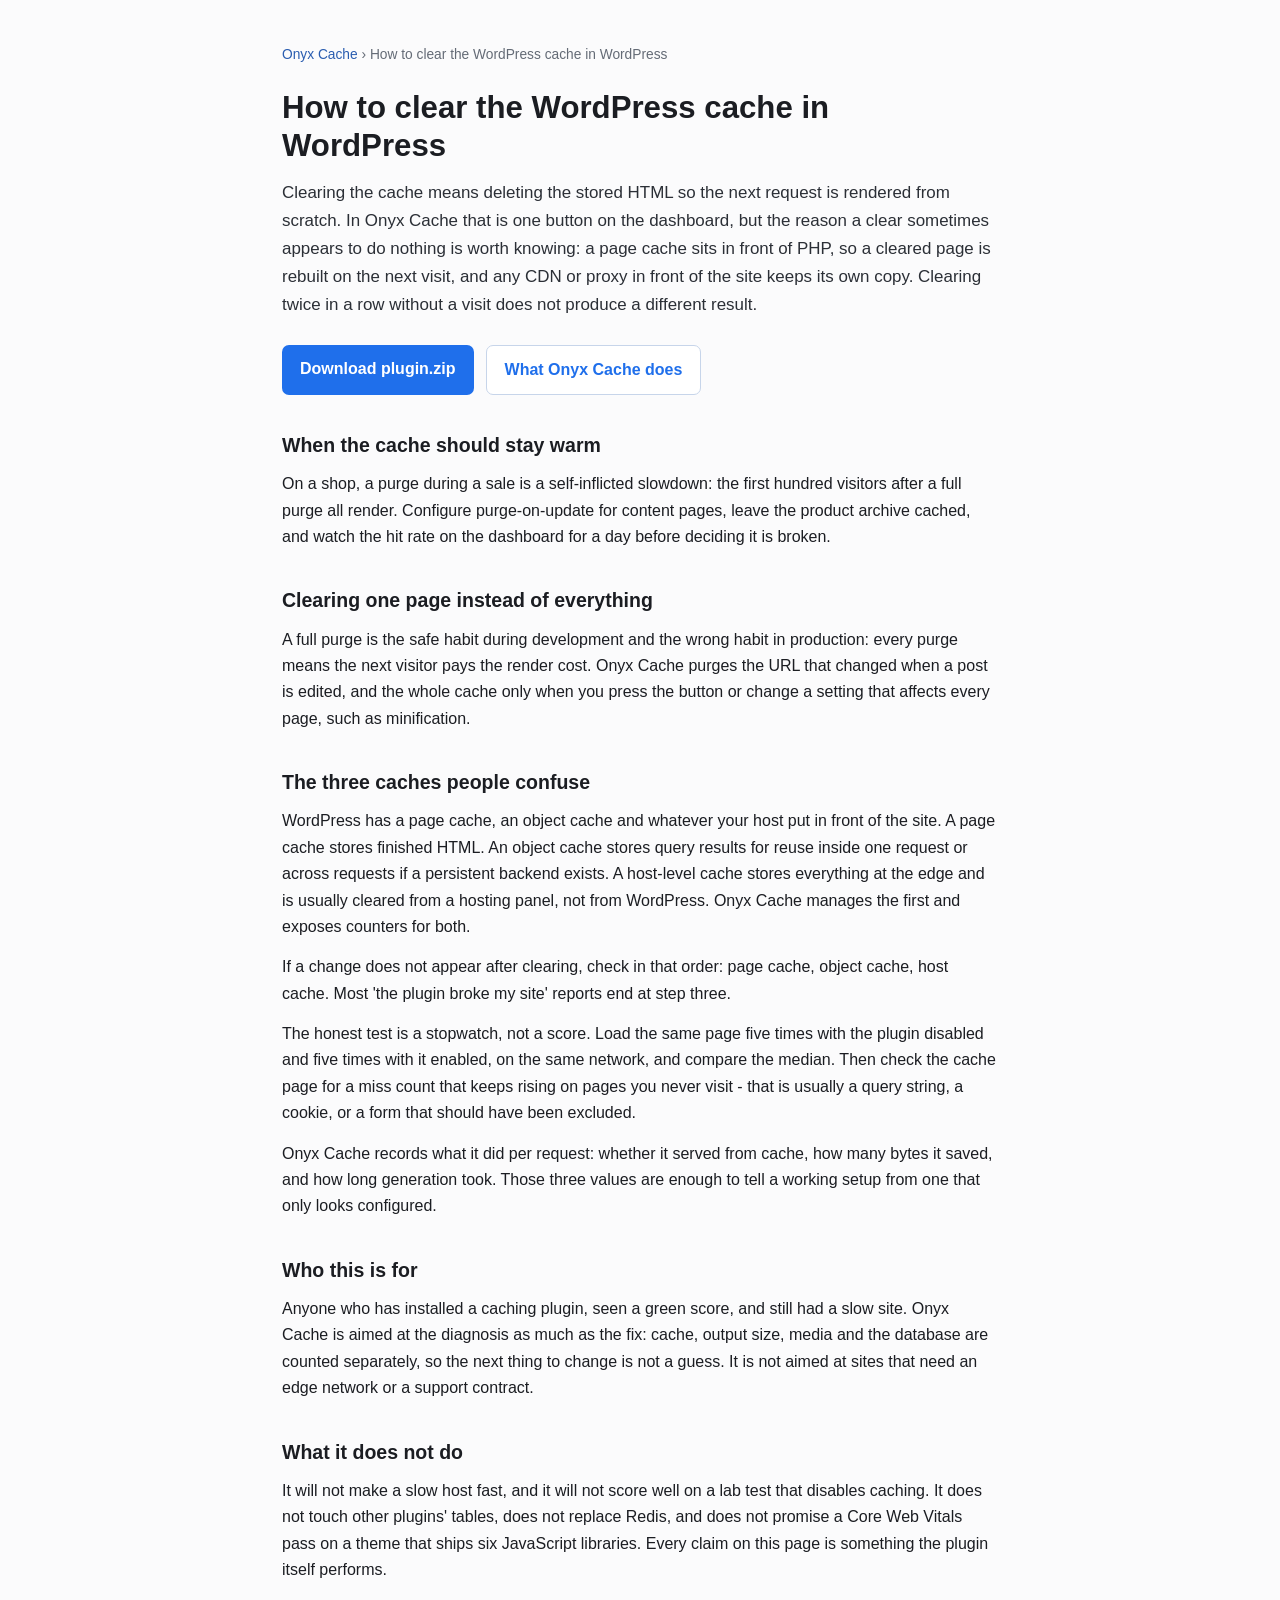
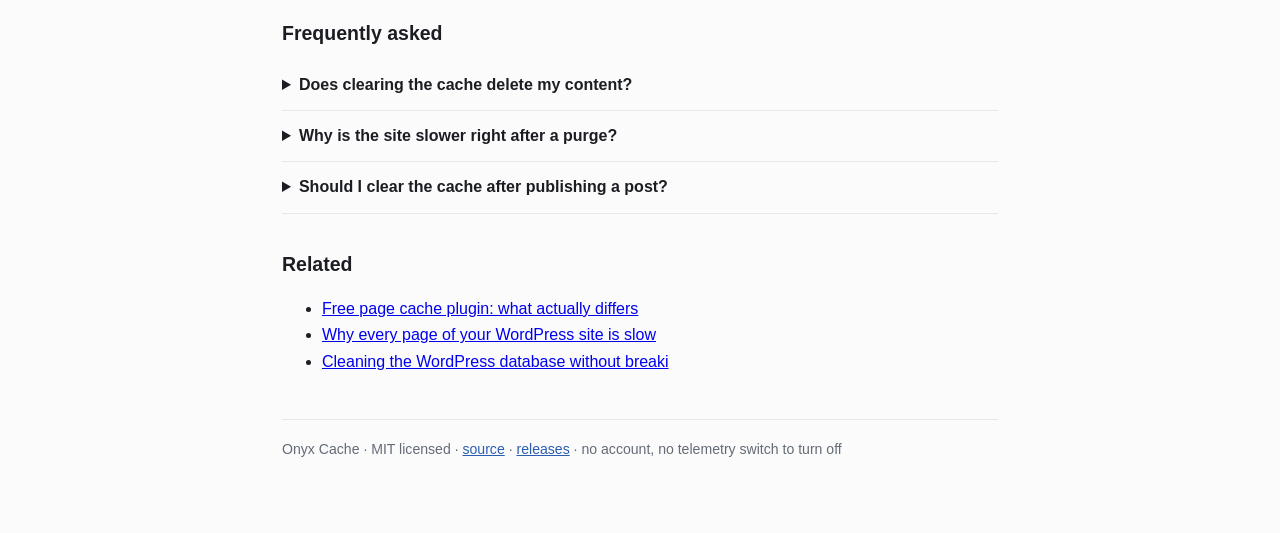
<file: how-to.html>
<!doctype html><html lang="en"><head><meta charset="utf-8"><meta name="viewport" content="width=device-width,initial-scale=1"><title>How to clear the WordPress cache (and why the button sometimes does nothing)</title><meta name="description" content="Clearing the cache means deleting the stored HTML so the next request is rendered from scratch. In Onyx Cache that is one button on the dashboard, but"><link rel="canonical" href="https://baronceiling.github.io/onyx-cache/"><style>*{box-sizing:border-box}body{margin:0;font:16px/1.65 -apple-system,BlinkMacSystemFont,"Segoe UI",Roboto,sans-serif;color:#1b1d22;background:#fbfbfc}
.wrap{max-width:760px;margin:0 auto;padding:44px 22px 72px}h1{font-size:1.95rem;line-height:1.22;margin:0 0 14px}
h2{font-size:1.22rem;margin:34px 0 10px}p{margin:0 0 14px}nav.crumb{font-size:.86rem;color:#646b76;margin-bottom:22px}
nav.crumb a{color:#2a5db0;text-decoration:none}.lead{font-size:1.06rem;color:#2b2f36}
.cta{display:flex;gap:12px;flex-wrap:wrap;margin:26px 0 8px}.btn{display:inline-block;padding:11px 18px;border-radius:7px;background:#1f6feb;color:#fff;text-decoration:none;font-weight:600}
.btn.ghost{background:#fff;color:#1f6feb;border:1px solid #c7d5ea}pre{background:#11151c;color:#e6edf3;padding:14px 16px;border-radius:8px;overflow:auto;font-size:.86rem}
table{border-collapse:collapse;width:100%;font-size:.93rem}th,td{border-bottom:1px solid #e6e8ec;padding:8px 6px;text-align:left;vertical-align:top}
details{border-bottom:1px solid #e6e8ec;padding:12px 0}summary{font-weight:600;cursor:pointer}
footer{margin-top:44px;padding-top:18px;border-top:1px solid #e6e8ec;font-size:.88rem;color:#646b76}
footer a{color:#2a5db0}</style><script type="application/ld+json">{"@context": "https://schema.org", "@type": "FAQPage", "mainEntity": [{"@type": "Question", "name": "Does clearing the cache delete my content?", "acceptedAnswer": {"@type": "Answer", "text": "No. It deletes generated HTML and stored counters. Posts, pages, media and settings are untouched; the next request regenerates the page."}}, {"@type": "Question", "name": "Why is the site slower right after a purge?", "acceptedAnswer": {"@type": "Answer", "text": "Every cached page has to be rendered again. The first visitors after a purge pay that cost; the hit rate recovers as pages are visited."}}, {"@type": "Question", "name": "Should I clear the cache after publishing a post?", "acceptedAnswer": {"@type": "Answer", "text": "{name} purges the affected URL automatically on save, so a manual purge is only needed after changing a global setting."}}]}</script></head><body><div class="wrap"><nav class="crumb"><a href="https://baronceiling.github.io/onyx-cache/">Onyx Cache</a> › How to clear the WordPress cache in WordPress</nav><h1>How to clear the WordPress cache in WordPress</h1><p class="lead">Clearing the cache means deleting the stored HTML so the next request is rendered from scratch. In Onyx Cache that is one button on the dashboard, but the reason a clear sometimes appears to do nothing is worth knowing: a page cache sits in front of PHP, so a cleared page is rebuilt on the next visit, and any CDN or proxy in front of the site keeps its own copy. Clearing twice in a row without a visit does not produce a different result.</p><div class="cta"><a class="btn" href="https://github.com/BaronCeiling/onyx-cache/releases/latest/download/plugin.zip">Download plugin.zip</a><a class="btn ghost" href="https://baronceiling.github.io/onyx-cache/">What Onyx Cache does</a></div><h2>When the cache should stay warm</h2><p>On a shop, a purge during a sale is a self-inflicted slowdown: the first hundred visitors after a full purge all render. Configure purge-on-update for content pages, leave the product archive cached, and watch the hit rate on the dashboard for a day before deciding it is broken.</p><h2>Clearing one page instead of everything</h2><p>A full purge is the safe habit during development and the wrong habit in production: every purge means the next visitor pays the render cost. Onyx Cache purges the URL that changed when a post is edited, and the whole cache only when you press the button or change a setting that affects every page, such as minification.</p><h2>The three caches people confuse</h2><p>WordPress has a page cache, an object cache and whatever your host put in front of the site. A page cache stores finished HTML. An object cache stores query results for reuse inside one request or across requests if a persistent backend exists. A host-level cache stores everything at the edge and is usually cleared from a hosting panel, not from WordPress. Onyx Cache manages the first and exposes counters for both.</p><p>If a change does not appear after clearing, check in that order: page cache, object cache, host cache. Most 'the plugin broke my site' reports end at step three.</p><p>The honest test is a stopwatch, not a score. Load the same page five times with the plugin disabled and five times with it enabled, on the same network, and compare the median. Then check the cache page for a miss count that keeps rising on pages you never visit - that is usually a query string, a cookie, or a form that should have been excluded.</p><p>Onyx Cache records what it did per request: whether it served from cache, how many bytes it saved, and how long generation took. Those three values are enough to tell a working setup from one that only looks configured.</p><h2>Who this is for</h2><p>Anyone who has installed a caching plugin, seen a green score, and still had a slow site. Onyx Cache is aimed at the diagnosis as much as the fix: cache, output size, media and the database are counted separately, so the next thing to change is not a guess. It is not aimed at sites that need an edge network or a support contract.</p><h2>What it does not do</h2><p>It will not make a slow host fast, and it will not score well on a lab test that disables caching. It does not touch other plugins' tables, does not replace Redis, and does not promise a Core Web Vitals pass on a theme that ships six JavaScript libraries. Every claim on this page is something the plugin itself performs.</p><h2>Frequently asked</h2><details><summary>Does clearing the cache delete my content?</summary><p>No. It deletes generated HTML and stored counters. Posts, pages, media and settings are untouched; the next request regenerates the page.</p></details><details><summary>Why is the site slower right after a purge?</summary><p>Every cached page has to be rendered again. The first visitors after a purge pay that cost; the hit rate recovers as pages are visited.</p></details><details><summary>Should I clear the cache after publishing a post?</summary><p>Onyx Cache purges the affected URL automatically on save, so a manual purge is only needed after changing a global setting.</p></details><h2>Related</h2><ul><li><a href="https://baronceiling.github.io/onyx-cache/cache-plugin-comparison.html">Free page cache plugin: what actually differs</a></li><li><a href="https://baronceiling.github.io/onyx-cache/slow-site-diagnosis.html">Why every page of your WordPress site is slow</a></li><li><a href="https://baronceiling.github.io/onyx-cache/database-cleanup.html">Cleaning the WordPress database without breaki</a></li></ul><footer>Onyx Cache · MIT licensed · <a href="https://github.com/BaronCeiling/onyx-cache">source</a> · <a href="https://github.com/BaronCeiling/onyx-cache/releases/latest">releases</a> · no account, no telemetry switch to turn off</footer></div></body></html>
</file>
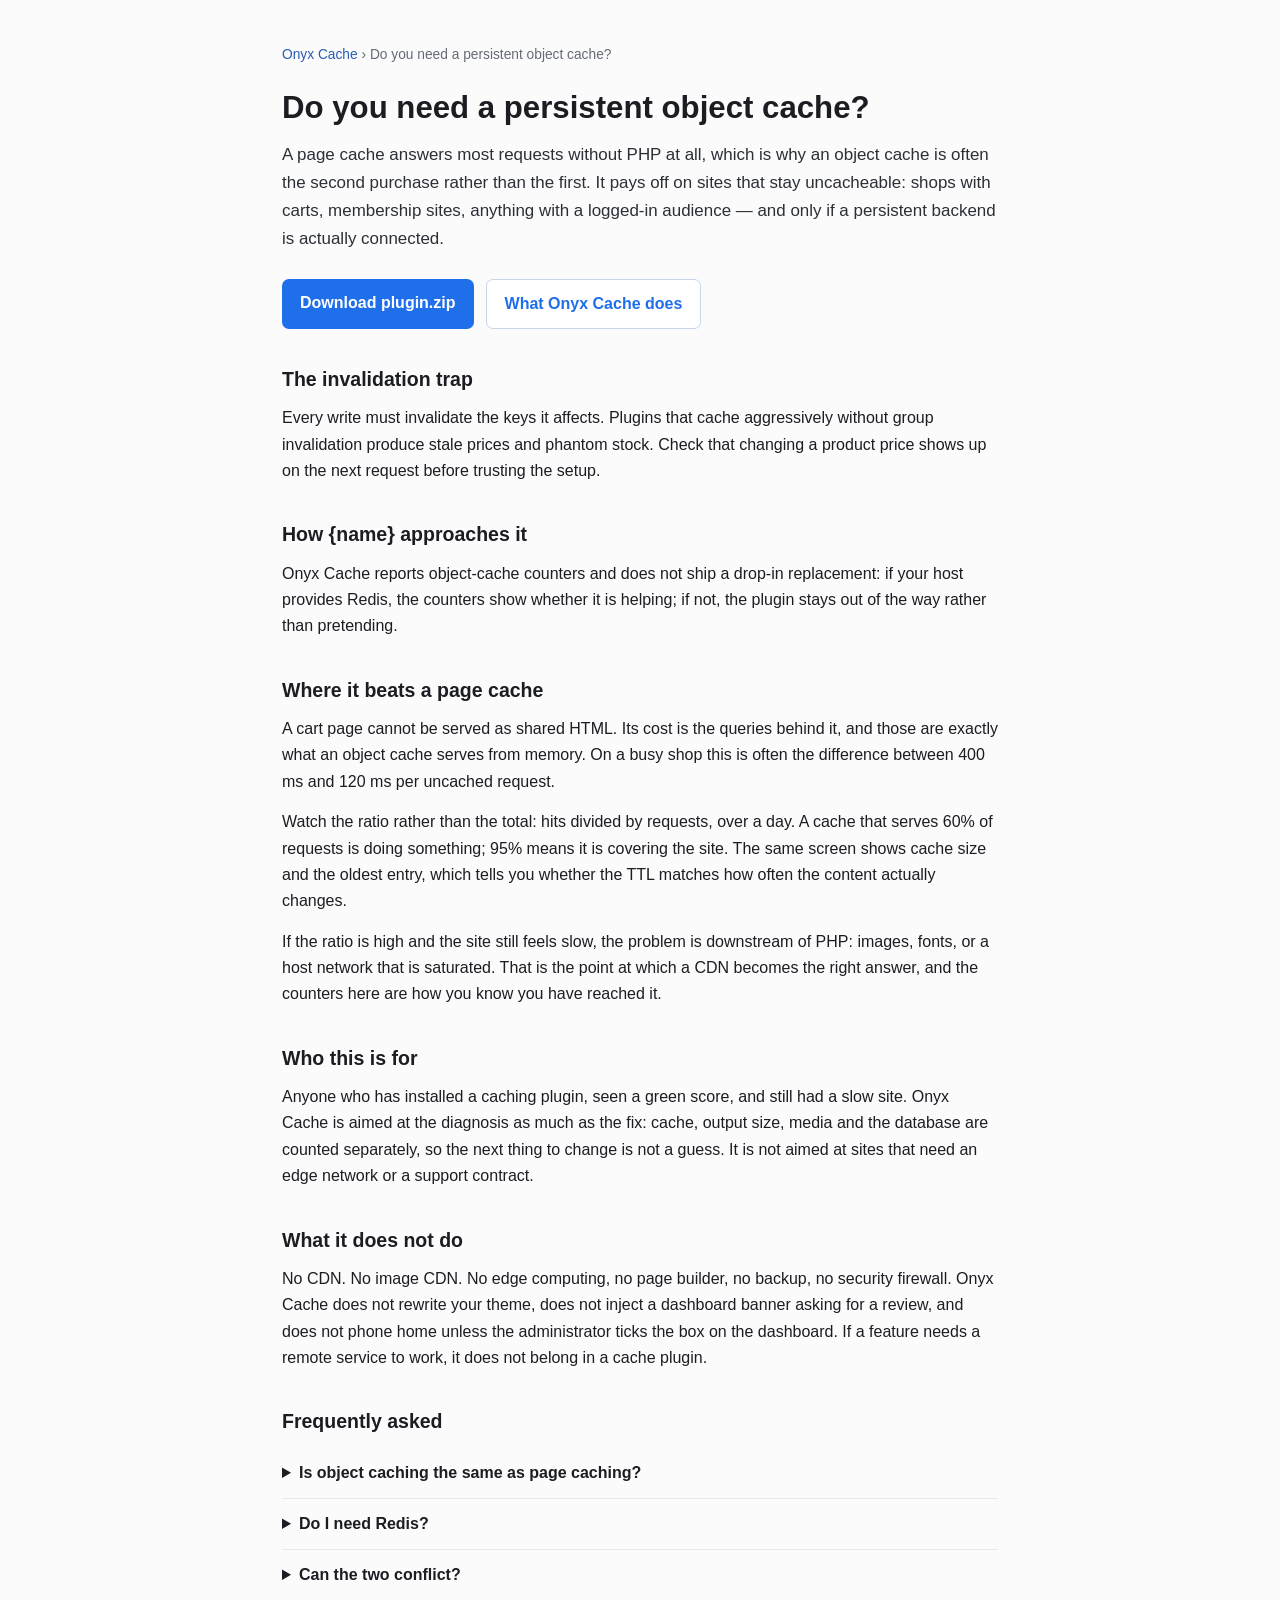
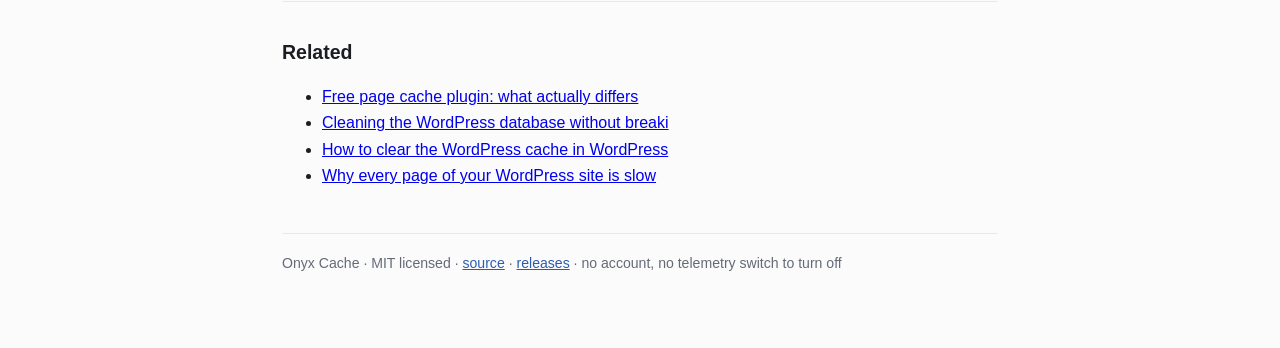
<file: object-cache.html>
<!doctype html><html lang="en"><head><meta charset="utf-8"><meta name="viewport" content="width=device-width,initial-scale=1"><title>Object caching in WordPress: when it helps and when it silently does nothing</title><meta name="description" content="A page cache answers most requests without PHP at all, which is why an object cache is often the second purchase rather than the first. It pays off on"><link rel="canonical" href="https://baronceiling.github.io/onyx-cache/"><style>*{box-sizing:border-box}body{margin:0;font:16px/1.65 -apple-system,BlinkMacSystemFont,"Segoe UI",Roboto,sans-serif;color:#1b1d22;background:#fbfbfc}
.wrap{max-width:760px;margin:0 auto;padding:44px 22px 72px}h1{font-size:1.95rem;line-height:1.22;margin:0 0 14px}
h2{font-size:1.22rem;margin:34px 0 10px}p{margin:0 0 14px}nav.crumb{font-size:.86rem;color:#646b76;margin-bottom:22px}
nav.crumb a{color:#2a5db0;text-decoration:none}.lead{font-size:1.06rem;color:#2b2f36}
.cta{display:flex;gap:12px;flex-wrap:wrap;margin:26px 0 8px}.btn{display:inline-block;padding:11px 18px;border-radius:7px;background:#1f6feb;color:#fff;text-decoration:none;font-weight:600}
.btn.ghost{background:#fff;color:#1f6feb;border:1px solid #c7d5ea}pre{background:#11151c;color:#e6edf3;padding:14px 16px;border-radius:8px;overflow:auto;font-size:.86rem}
table{border-collapse:collapse;width:100%;font-size:.93rem}th,td{border-bottom:1px solid #e6e8ec;padding:8px 6px;text-align:left;vertical-align:top}
details{border-bottom:1px solid #e6e8ec;padding:12px 0}summary{font-weight:600;cursor:pointer}
footer{margin-top:44px;padding-top:18px;border-top:1px solid #e6e8ec;font-size:.88rem;color:#646b76}
footer a{color:#2a5db0}</style><script type="application/ld+json">{"@context": "https://schema.org", "@type": "FAQPage", "mainEntity": [{"@type": "Question", "name": "Is object caching the same as page caching?", "acceptedAnswer": {"@type": "Answer", "text": "No. Page caching stores finished HTML for anonymous visitors; object caching stores query results for any request, including logged-in ones."}}, {"@type": "Question", "name": "Do I need Redis?", "acceptedAnswer": {"@type": "Answer", "text": "For cross-request benefit, yes \u2014 or Memcached. In-process caching alone rarely changes a number you can measure."}}, {"@type": "Question", "name": "Can the two conflict?", "acceptedAnswer": {"@type": "Answer", "text": "They compose, but a page cache serving stale HTML can hide an object-cache invalidation bug. Test with the page cache off first."}}]}</script></head><body><div class="wrap"><nav class="crumb"><a href="https://baronceiling.github.io/onyx-cache/">Onyx Cache</a> › Do you need a persistent object cache?</nav><h1>Do you need a persistent object cache?</h1><p class="lead">A page cache answers most requests without PHP at all, which is why an object cache is often the second purchase rather than the first. It pays off on sites that stay uncacheable: shops with carts, membership sites, anything with a logged-in audience — and only if a persistent backend is actually connected.</p><div class="cta"><a class="btn" href="https://github.com/BaronCeiling/onyx-cache/releases/latest/download/plugin.zip">Download plugin.zip</a><a class="btn ghost" href="https://baronceiling.github.io/onyx-cache/">What Onyx Cache does</a></div><h2>The invalidation trap</h2><p>Every write must invalidate the keys it affects. Plugins that cache aggressively without group invalidation produce stale prices and phantom stock. Check that changing a product price shows up on the next request before trusting the setup.</p><h2>How {name} approaches it</h2><p>Onyx Cache reports object-cache counters and does not ship a drop-in replacement: if your host provides Redis, the counters show whether it is helping; if not, the plugin stays out of the way rather than pretending.</p><h2>Where it beats a page cache</h2><p>A cart page cannot be served as shared HTML. Its cost is the queries behind it, and those are exactly what an object cache serves from memory. On a busy shop this is often the difference between 400 ms and 120 ms per uncached request.</p><p>Watch the ratio rather than the total: hits divided by requests, over a day. A cache that serves 60% of requests is doing something; 95% means it is covering the site. The same screen shows cache size and the oldest entry, which tells you whether the TTL matches how often the content actually changes.</p><p>If the ratio is high and the site still feels slow, the problem is downstream of PHP: images, fonts, or a host network that is saturated. That is the point at which a CDN becomes the right answer, and the counters here are how you know you have reached it.</p><h2>Who this is for</h2><p>Anyone who has installed a caching plugin, seen a green score, and still had a slow site. Onyx Cache is aimed at the diagnosis as much as the fix: cache, output size, media and the database are counted separately, so the next thing to change is not a guess. It is not aimed at sites that need an edge network or a support contract.</p><h2>What it does not do</h2><p>No CDN. No image CDN. No edge computing, no page builder, no backup, no security firewall. Onyx Cache does not rewrite your theme, does not inject a dashboard banner asking for a review, and does not phone home unless the administrator ticks the box on the dashboard. If a feature needs a remote service to work, it does not belong in a cache plugin.</p><h2>Frequently asked</h2><details><summary>Is object caching the same as page caching?</summary><p>No. Page caching stores finished HTML for anonymous visitors; object caching stores query results for any request, including logged-in ones.</p></details><details><summary>Do I need Redis?</summary><p>For cross-request benefit, yes — or Memcached. In-process caching alone rarely changes a number you can measure.</p></details><details><summary>Can the two conflict?</summary><p>They compose, but a page cache serving stale HTML can hide an object-cache invalidation bug. Test with the page cache off first.</p></details><h2>Related</h2><ul><li><a href="https://baronceiling.github.io/onyx-cache/cache-plugin-comparison.html">Free page cache plugin: what actually differs</a></li><li><a href="https://baronceiling.github.io/onyx-cache/database-cleanup.html">Cleaning the WordPress database without breaki</a></li><li><a href="https://baronceiling.github.io/onyx-cache/how-to.html">How to clear the WordPress cache in WordPress</a></li><li><a href="https://baronceiling.github.io/onyx-cache/slow-site-diagnosis.html">Why every page of your WordPress site is slow</a></li></ul><footer>Onyx Cache · MIT licensed · <a href="https://github.com/BaronCeiling/onyx-cache">source</a> · <a href="https://github.com/BaronCeiling/onyx-cache/releases/latest">releases</a> · no account, no telemetry switch to turn off</footer></div></body></html>
</file>
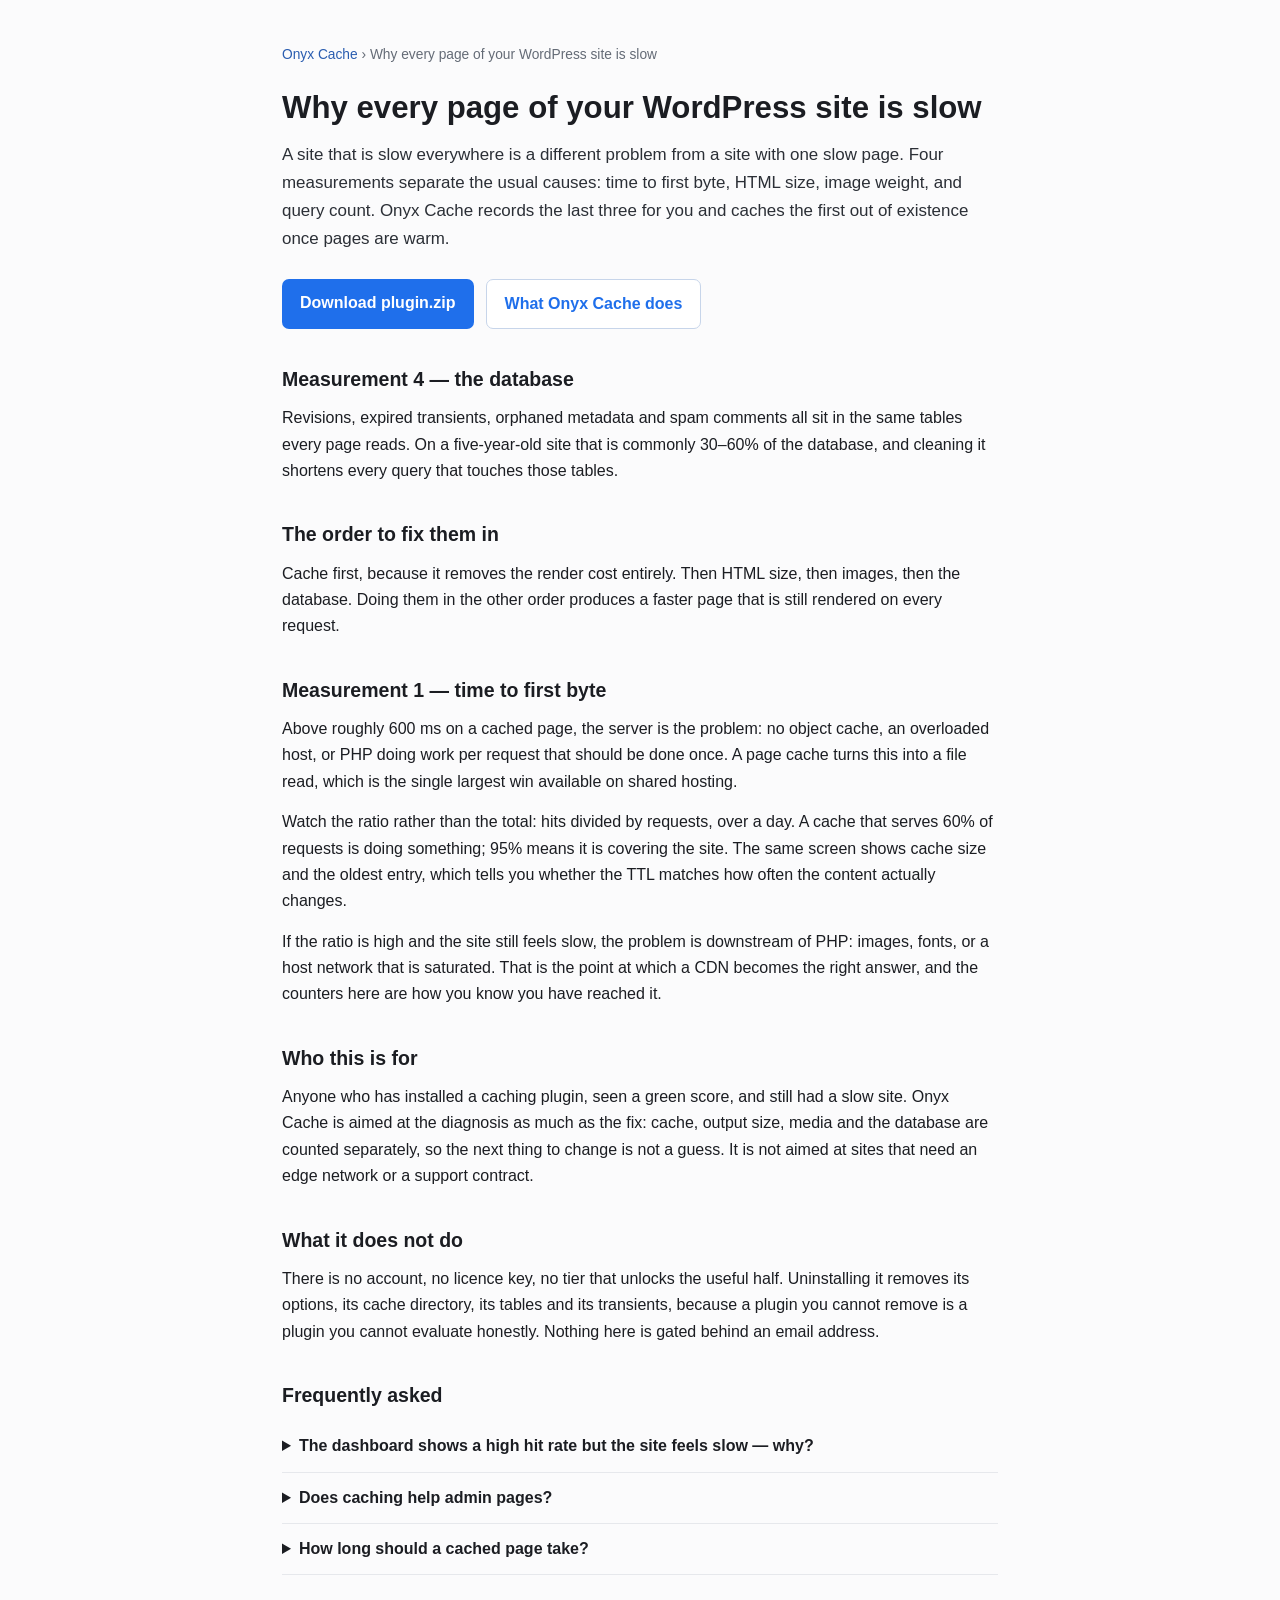
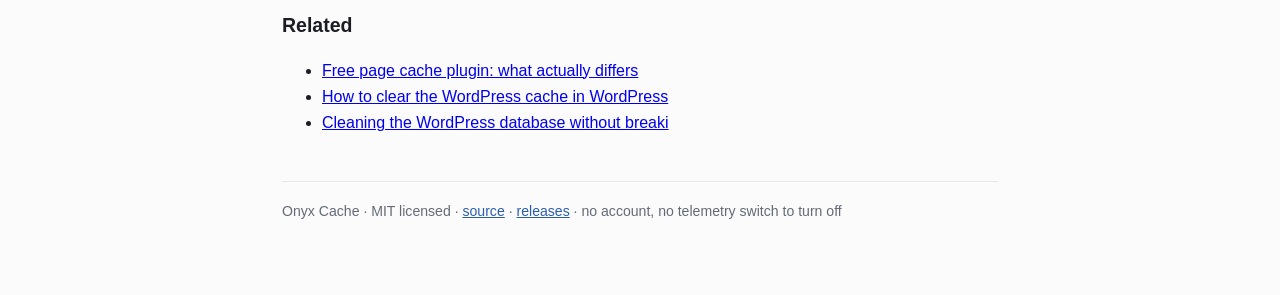
<file: slow-site-diagnosis.html>
<!doctype html><html lang="en"><head><meta charset="utf-8"><meta name="viewport" content="width=device-width,initial-scale=1"><title>WordPress is slow on every page? Diagnose it in four measurements</title><meta name="description" content="A site that is slow everywhere is a different problem from a site with one slow page. Four measurements separate the usual causes: time to first byte,"><link rel="canonical" href="https://baronceiling.github.io/onyx-cache/"><style>*{box-sizing:border-box}body{margin:0;font:16px/1.65 -apple-system,BlinkMacSystemFont,"Segoe UI",Roboto,sans-serif;color:#1b1d22;background:#fbfbfc}
.wrap{max-width:760px;margin:0 auto;padding:44px 22px 72px}h1{font-size:1.95rem;line-height:1.22;margin:0 0 14px}
h2{font-size:1.22rem;margin:34px 0 10px}p{margin:0 0 14px}nav.crumb{font-size:.86rem;color:#646b76;margin-bottom:22px}
nav.crumb a{color:#2a5db0;text-decoration:none}.lead{font-size:1.06rem;color:#2b2f36}
.cta{display:flex;gap:12px;flex-wrap:wrap;margin:26px 0 8px}.btn{display:inline-block;padding:11px 18px;border-radius:7px;background:#1f6feb;color:#fff;text-decoration:none;font-weight:600}
.btn.ghost{background:#fff;color:#1f6feb;border:1px solid #c7d5ea}pre{background:#11151c;color:#e6edf3;padding:14px 16px;border-radius:8px;overflow:auto;font-size:.86rem}
table{border-collapse:collapse;width:100%;font-size:.93rem}th,td{border-bottom:1px solid #e6e8ec;padding:8px 6px;text-align:left;vertical-align:top}
details{border-bottom:1px solid #e6e8ec;padding:12px 0}summary{font-weight:600;cursor:pointer}
footer{margin-top:44px;padding-top:18px;border-top:1px solid #e6e8ec;font-size:.88rem;color:#646b76}
footer a{color:#2a5db0}</style><script type="application/ld+json">{"@context": "https://schema.org", "@type": "FAQPage", "mainEntity": [{"@type": "Question", "name": "The dashboard shows a high hit rate but the site feels slow \u2014 why?", "acceptedAnswer": {"@type": "Answer", "text": "A hit rate only covers pages that were cached. Check whether the slow page is excluded, whether it is a logged-in view, and whether images on it are the problem."}}, {"@type": "Question", "name": "Does caching help admin pages?", "acceptedAnswer": {"@type": "Answer", "text": "No. Logged-in requests bypass the cache by design; admin slowness is usually queries or host CPU."}}, {"@type": "Question", "name": "How long should a cached page take?", "acceptedAnswer": {"@type": "Answer", "text": "On a modest server, 50\u2013200 ms of server time. If it is much more, the cache is missing the request."}}]}</script></head><body><div class="wrap"><nav class="crumb"><a href="https://baronceiling.github.io/onyx-cache/">Onyx Cache</a> › Why every page of your WordPress site is slow</nav><h1>Why every page of your WordPress site is slow</h1><p class="lead">A site that is slow everywhere is a different problem from a site with one slow page. Four measurements separate the usual causes: time to first byte, HTML size, image weight, and query count. Onyx Cache records the last three for you and caches the first out of existence once pages are warm.</p><div class="cta"><a class="btn" href="https://github.com/BaronCeiling/onyx-cache/releases/latest/download/plugin.zip">Download plugin.zip</a><a class="btn ghost" href="https://baronceiling.github.io/onyx-cache/">What Onyx Cache does</a></div><h2>Measurement 4 — the database</h2><p>Revisions, expired transients, orphaned metadata and spam comments all sit in the same tables every page reads. On a five-year-old site that is commonly 30–60% of the database, and cleaning it shortens every query that touches those tables.</p><h2>The order to fix them in</h2><p>Cache first, because it removes the render cost entirely. Then HTML size, then images, then the database. Doing them in the other order produces a faster page that is still rendered on every request.</p><h2>Measurement 1 — time to first byte</h2><p>Above roughly 600 ms on a cached page, the server is the problem: no object cache, an overloaded host, or PHP doing work per request that should be done once. A page cache turns this into a file read, which is the single largest win available on shared hosting.</p><p>Watch the ratio rather than the total: hits divided by requests, over a day. A cache that serves 60% of requests is doing something; 95% means it is covering the site. The same screen shows cache size and the oldest entry, which tells you whether the TTL matches how often the content actually changes.</p><p>If the ratio is high and the site still feels slow, the problem is downstream of PHP: images, fonts, or a host network that is saturated. That is the point at which a CDN becomes the right answer, and the counters here are how you know you have reached it.</p><h2>Who this is for</h2><p>Anyone who has installed a caching plugin, seen a green score, and still had a slow site. Onyx Cache is aimed at the diagnosis as much as the fix: cache, output size, media and the database are counted separately, so the next thing to change is not a guess. It is not aimed at sites that need an edge network or a support contract.</p><h2>What it does not do</h2><p>There is no account, no licence key, no tier that unlocks the useful half. Uninstalling it removes its options, its cache directory, its tables and its transients, because a plugin you cannot remove is a plugin you cannot evaluate honestly. Nothing here is gated behind an email address.</p><h2>Frequently asked</h2><details><summary>The dashboard shows a high hit rate but the site feels slow — why?</summary><p>A hit rate only covers pages that were cached. Check whether the slow page is excluded, whether it is a logged-in view, and whether images on it are the problem.</p></details><details><summary>Does caching help admin pages?</summary><p>No. Logged-in requests bypass the cache by design; admin slowness is usually queries or host CPU.</p></details><details><summary>How long should a cached page take?</summary><p>On a modest server, 50–200 ms of server time. If it is much more, the cache is missing the request.</p></details><h2>Related</h2><ul><li><a href="https://baronceiling.github.io/onyx-cache/cache-plugin-comparison.html">Free page cache plugin: what actually differs</a></li><li><a href="https://baronceiling.github.io/onyx-cache/how-to.html">How to clear the WordPress cache in WordPress</a></li><li><a href="https://baronceiling.github.io/onyx-cache/database-cleanup.html">Cleaning the WordPress database without breaki</a></li></ul><footer>Onyx Cache · MIT licensed · <a href="https://github.com/BaronCeiling/onyx-cache">source</a> · <a href="https://github.com/BaronCeiling/onyx-cache/releases/latest">releases</a> · no account, no telemetry switch to turn off</footer></div></body></html>
</file>
